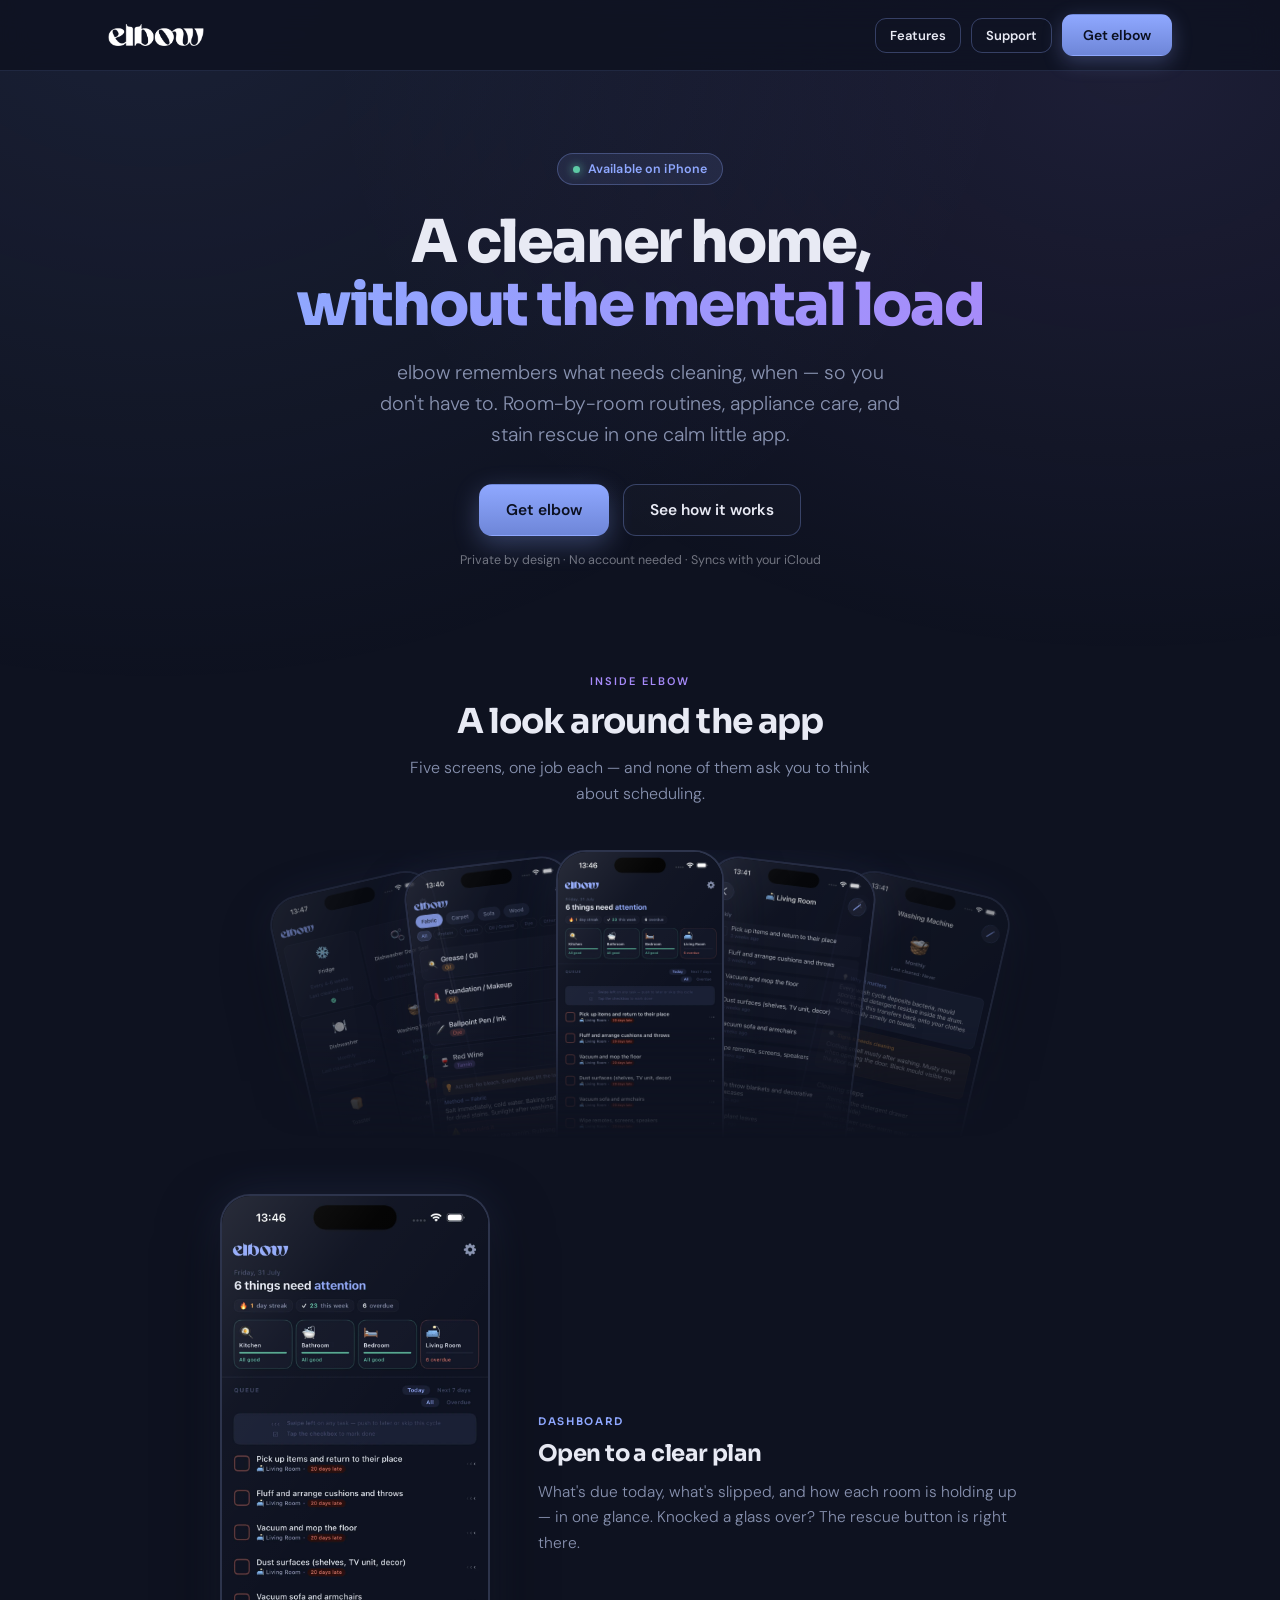
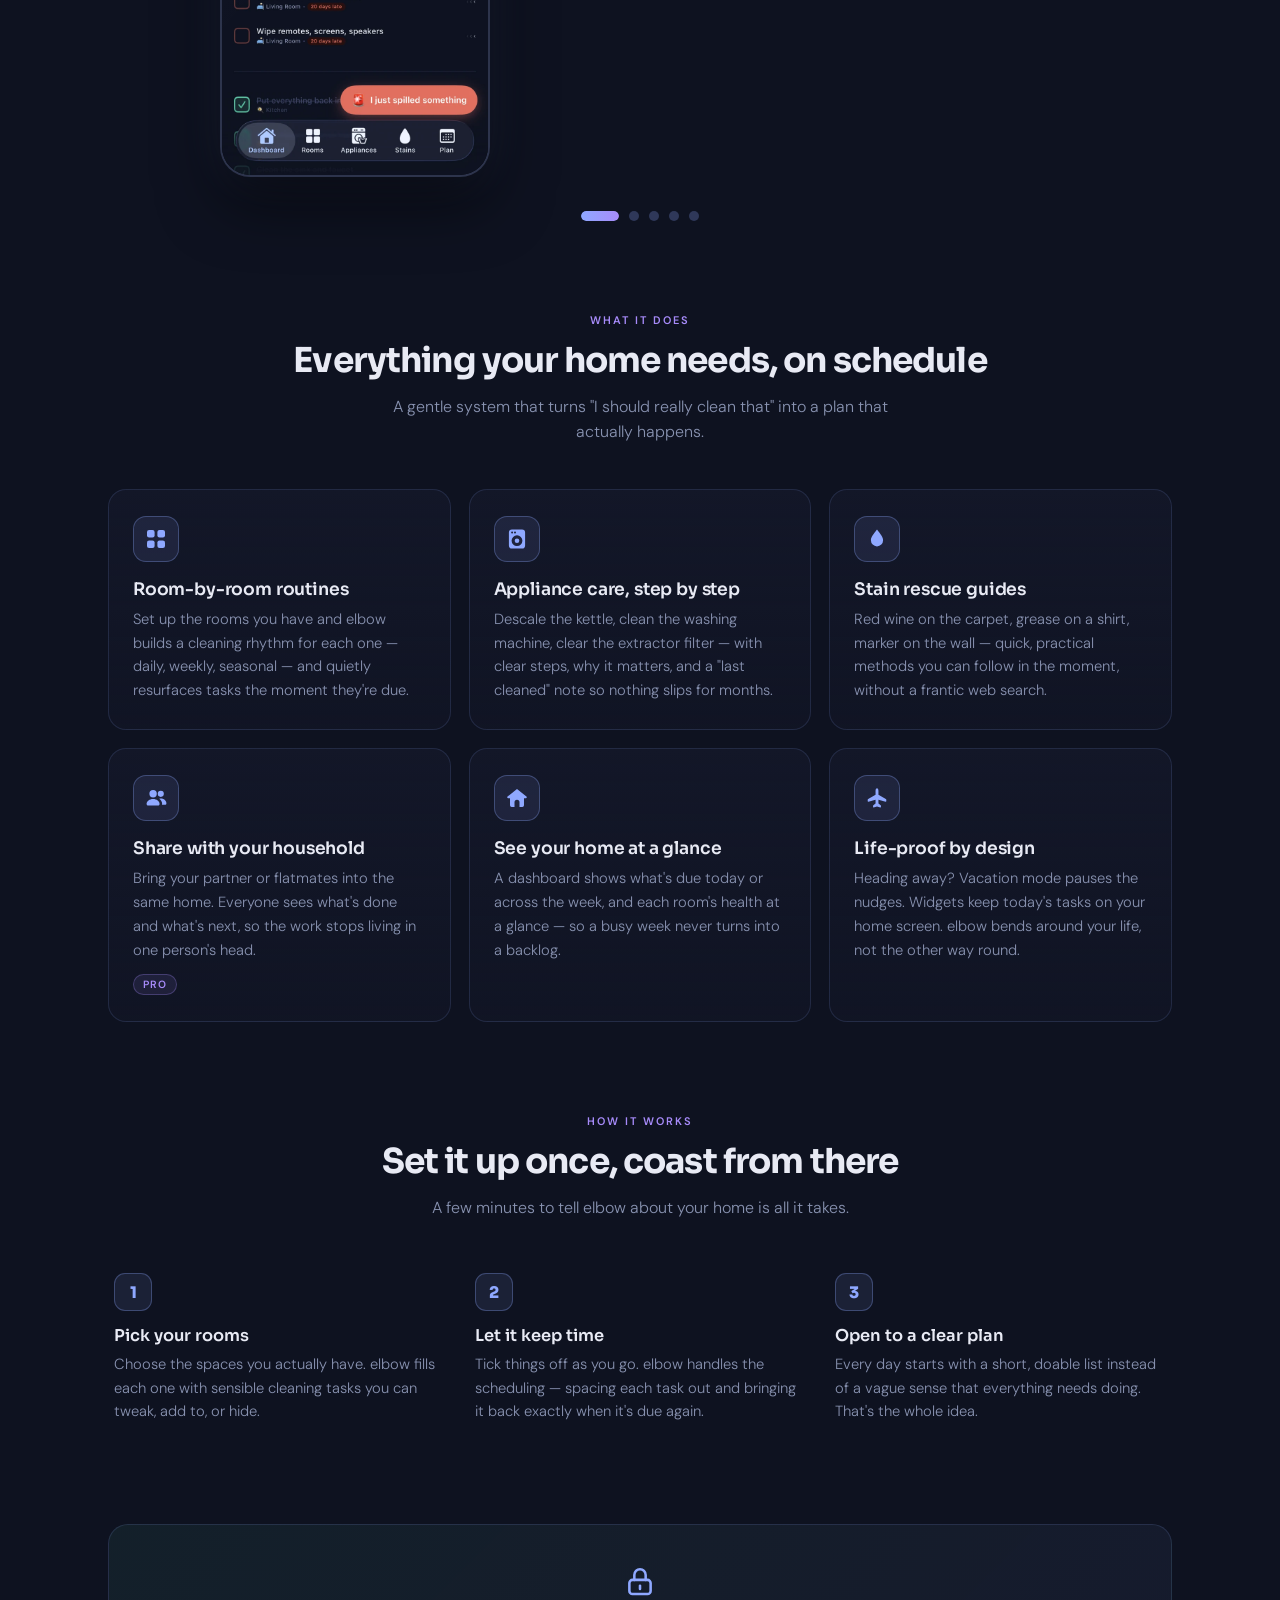
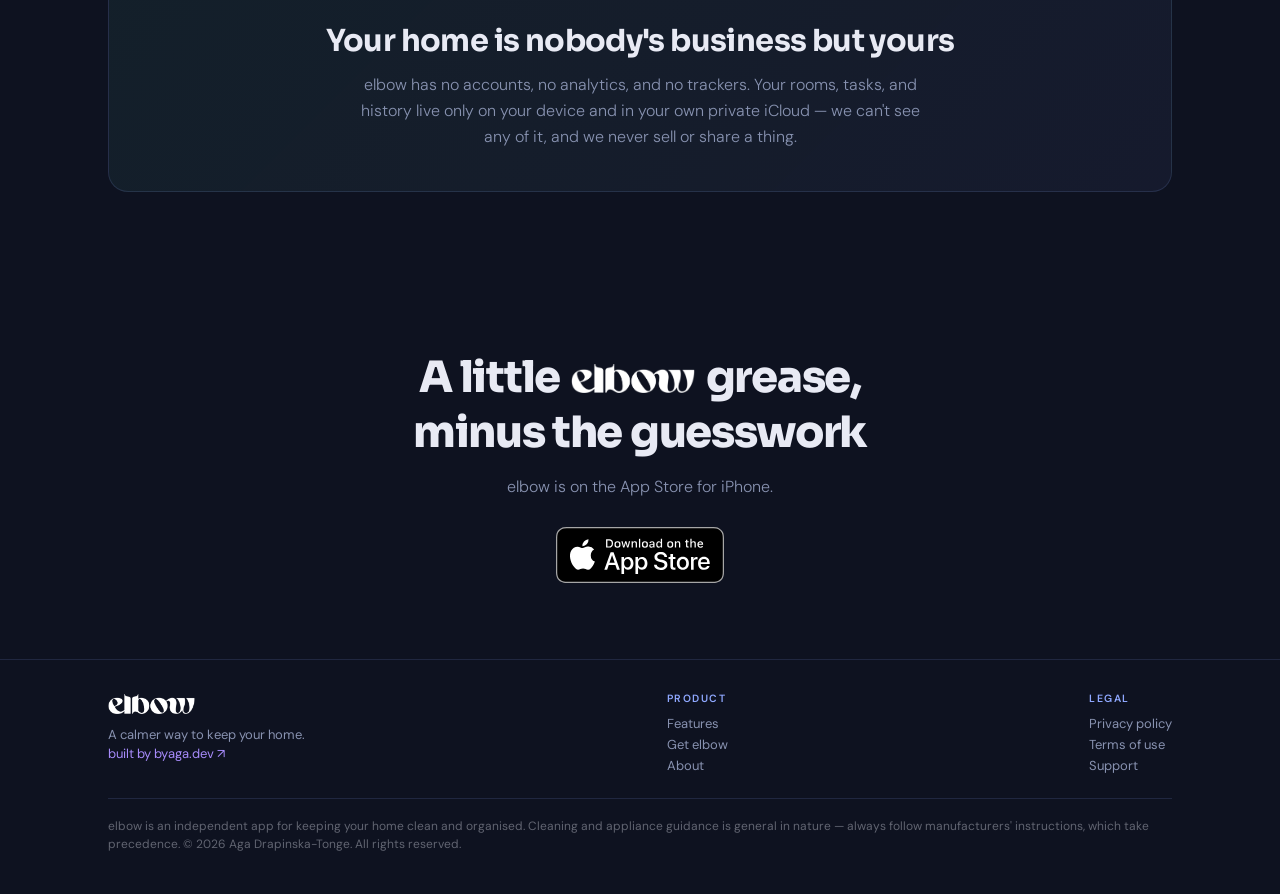
<file: index.html>
<!DOCTYPE html>
<html lang="en">
<head>
<meta charset="UTF-8">
<meta name="viewport" content="width=device-width, initial-scale=1.0">
<title>elbow — a cleaner home, without the mental load</title>
<meta name="description" content="elbow keeps your home clean room by room: smart cleaning routines, step-by-step appliance care, stain rescue guides, and household sharing. Private by design — your data stays in your iCloud.">
<link rel="canonical" href="https://elbow-app.com/">
<meta property="og:title" content="elbow — a cleaner home, without the mental load">
<meta property="og:description" content="Smart cleaning routines, appliance care, and stain guides that keep your whole home on track. Private by design.">
<meta property="og:url" content="https://elbow-app.com/">
<meta property="og:type" content="website">
<meta property="og:site_name" content="elbow">
<meta property="og:image" content="https://elbow-app.com/assets/og-image.png?v=2">
<meta property="og:image:width" content="1200">
<meta property="og:image:height" content="630">
<meta property="og:image:alt" content="elbow — a cleaner home, without the mental load. Three iPhone screens showing the daily plan, room routines and stain guides.">
<meta name="twitter:card" content="summary_large_image">
<meta name="theme-color" content="#0E1220">
<link rel="icon" href="/favicon.ico" sizes="any">
<link rel="icon" type="image/png" sizes="32x32" href="/favicon-32x32.png">
<link rel="icon" type="image/png" sizes="16x16" href="/favicon-16x16.png">
<link rel="apple-touch-icon" sizes="180x180" href="/apple-touch-icon.png">
<link rel="preconnect" href="https://fonts.googleapis.com">
<link rel="preconnect" href="https://fonts.gstatic.com" crossorigin>
<link href="https://fonts.googleapis.com/css2?family=Sora:wght@400;600;700;800&family=DM+Sans:wght@300;400;500;600&display=swap" rel="stylesheet">
<link rel="stylesheet" href="/assets/site.css">
<style>
  *, *::before, *::after { box-sizing: border-box; margin: 0; padding: 0; }
  html { scroll-behavior: smooth; }
  body {
    font-family: 'DM Sans', sans-serif;
    background: var(--bg); color: var(--text);
    min-height: 100vh; display: flex; flex-direction: column;
    position: relative; overflow-x: hidden;
    -webkit-font-smoothing: antialiased;
  }
  body::before {
    content: ''; position: fixed; inset: 0; pointer-events: none; z-index: 0;
    background:
      radial-gradient(ellipse at 12% -5%, rgba(143,168,255,0.10) 0%, transparent 55%),
      radial-gradient(ellipse at 88% 8%, rgba(167,139,250,0.10) 0%, transparent 50%);
  }
  .wrap { position: relative; z-index: 1; width: 100%; max-width: var(--site-maxw); margin: 0 auto; padding: 0 28px; }

  /* HERO */
  .hero { text-align: center; padding: 82px 0 60px; }
  .badge {
    display: inline-flex; align-items: center; gap: 8px;
    font-size: 12.5px; font-weight: 600; letter-spacing: .01em;
    color: var(--peri);
    background: rgba(143,168,255,.10);
    border: 1px solid var(--line-strong);
    padding: 7px 15px; border-radius: 999px; margin-bottom: 26px;
  }
  .badge .dot { width: 7px; height: 7px; border-radius: 50%; background: var(--green); box-shadow: 0 0 10px var(--green); }
  .hero h1 {
    font-family: 'Sora', sans-serif; font-weight: 800;
    font-size: clamp(2.1rem, 5.4vw, 3.7rem); line-height: 1.06;
    letter-spacing: -.035em; margin: 0 auto 20px; max-width: 15ch;
  }
  .hero h1 .grad {
    background: linear-gradient(120deg, var(--peri), var(--lav));
    -webkit-background-clip: text; background-clip: text; color: transparent;
  }
  .hero p.sub {
    font-size: clamp(1.02rem, 2vw, 1.22rem); font-weight: 300;
    color: var(--muted); max-width: 40ch; margin: 0 auto 34px; line-height: 1.6;
  }
  .cta-row { display: flex; gap: 14px; justify-content: center; align-items: center; flex-wrap: wrap; }
  .btn-lg {
    display: inline-flex; align-items: center; gap: 10px;
    font-family: inherit; font-weight: 600; font-size: 15.5px;
    padding: 15px 26px; border-radius: 13px; text-decoration: none; transition: .2s;
    border: 1px solid transparent; cursor: pointer;
  }
  .btn-primary {
    background: linear-gradient(180deg, var(--peri), var(--peri-dim)); color: #0b1020;
    box-shadow: 0 8px 26px rgba(143,168,255,.30);
  }
  .btn-primary:hover { transform: translateY(-2px); box-shadow: 0 12px 34px rgba(143,168,255,.42); }
  .btn-secondary { border-color: var(--line-strong); color: var(--text); background: rgba(255,255,255,.02); }
  .btn-secondary:hover { border-color: var(--peri); color: var(--peri); }
  .hero .fineprint { margin-top: 16px; font-size: 12.5px; color: var(--faint); }

  /* SECTION */
  section { position: relative; z-index: 1; padding: 46px 0; }
  .eyebrow {
    text-align: center; font-size: 11px; letter-spacing: .18em; text-transform: uppercase;
    color: var(--lav); font-weight: 600; margin-bottom: 12px;
  }
  .sec-title {
    text-align: center; font-family: 'Sora', sans-serif; font-weight: 700;
    font-size: clamp(1.5rem, 3.4vw, 2.15rem); letter-spacing: -.025em; margin-bottom: 12px;
  }
  .sec-lead { text-align: center; color: var(--muted); max-width: 46ch; margin: 0 auto 44px; font-weight: 300; line-height: 1.6; }

  /* FEATURE GRID */
  .features { display: grid; grid-template-columns: repeat(3, 1fr); gap: 18px; }
  .card {
    background: linear-gradient(180deg, var(--card), rgba(19,23,40,.55));
    border: 1px solid var(--line); border-radius: 18px; padding: 26px 24px;
    transition: transform .2s, border-color .2s;
  }
  .card:hover { transform: translateY(-3px); border-color: var(--line-strong); }
  .card .ico {
    width: 46px; height: 46px; border-radius: 13px; display: grid; place-items: center;
    font-size: 22px; margin-bottom: 16px; color: var(--peri);
    background: rgba(143,168,255,.10); border: 1px solid var(--line-strong);
  }
  .card h3 { font-family: 'Sora', sans-serif; font-size: 1.08rem; font-weight: 600; letter-spacing: -.01em; margin-bottom: 8px; }
  .card p { color: var(--muted); font-size: .92rem; line-height: 1.62; font-weight: 300; }
  .card .tag {
    display: inline-block; margin-top: 12px; font-size: 10.5px; font-weight: 600; letter-spacing: .08em; text-transform: uppercase;
    color: var(--lav); background: rgba(167,139,250,.10); border: 1px solid rgba(167,139,250,.28);
    padding: 3px 9px; border-radius: 999px;
  }

  /* STEPS */
  .steps { display: grid; grid-template-columns: repeat(3, 1fr); gap: 18px; counter-reset: step; }
  .step { padding: 8px 6px; }
  .step .n {
    font-family: 'Sora', sans-serif; font-weight: 800; font-size: 1rem;
    width: 38px; height: 38px; border-radius: 11px; display: grid; place-items: center; margin-bottom: 14px;
    color: var(--peri); background: rgba(143,168,255,.10); border: 1px solid var(--line-strong);
  }
  .step h3 { font-family: 'Sora', sans-serif; font-size: 1.02rem; font-weight: 600; margin-bottom: 7px; }
  .step p { color: var(--muted); font-size: .92rem; line-height: 1.6; font-weight: 300; }

  /* PRIVACY STRIP */
  .privacy-strip {
    background: linear-gradient(135deg, rgba(93,202,165,.08), rgba(143,168,255,.06));
    border: 1px solid var(--line); border-radius: 20px; padding: 40px 34px; text-align: center;
  }
  .privacy-strip .ico { font-size: 30px; margin-bottom: 14px; color: var(--peri); }
  .privacy-strip h2 { font-family: 'Sora', sans-serif; font-weight: 700; font-size: clamp(1.35rem, 3vw, 1.9rem); letter-spacing: -.02em; margin-bottom: 12px; }
  .privacy-strip p { color: var(--muted); max-width: 52ch; margin: 0 auto; font-weight: 300; line-height: 1.65; }

  /* FINAL CTA */
  .final-cta { text-align: center; padding: 66px 0 30px; }
  .final-cta h2 { font-family: 'Sora', sans-serif; font-weight: 800; font-size: clamp(1.8rem, 4vw, 2.7rem); letter-spacing: -.03em; margin-bottom: 16px; }
  .final-cta p { color: var(--muted); margin-bottom: 30px; font-weight: 300; }

  @media (max-width: 860px) {
    .features, .steps { grid-template-columns: 1fr 1fr; }
  }
  @media (max-width: 620px) {
    .features, .steps { grid-template-columns: 1fr; }
    .hero { padding: 60px 0 44px; }
    .wrap { padding: 0 20px; }
  }
  .card .ico svg { width: 24px; height: 24px; }
  .privacy-strip .ico svg { width: 34px; height: 34px; }

  /* ---------------------------------------------------------------
     INSIDE THE APP — fan showpiece + auto-advancing screen viewer
     --------------------------------------------------------------- */
  .inside-fan {
    position: relative; height: 300px; width: 100%; margin: 0 auto 44px;
    display: flex; align-items: flex-start; justify-content: center;
    overflow: hidden;       /* phones are taller than the fan — clip the spill */
    pointer-events: none;   /* decorative: never steal clicks from the controls */
  }
  /* Fade the clipped phones out with a mask, not a solid-colour gradient — the page
     background is a radial wash, so fading to a flat --bg leaves a visible seam. */
  .inside-fan {
    -webkit-mask-image:
      linear-gradient(180deg, #000 0%, #000 58%, transparent 96%),
      linear-gradient(90deg, transparent 0, #000 7%, #000 93%, transparent 100%);
            mask-image:
      linear-gradient(180deg, #000 0%, #000 58%, transparent 96%),
      linear-gradient(90deg, transparent 0, #000 7%, #000 93%, transparent 100%);
    -webkit-mask-composite: source-in;
            mask-composite: intersect;
  }
  .inside-fan .inside-ph { position: absolute; top: 0; width: 168px; }
  .inside-fan .f1 { transform: translateX(-260px) rotate(-13deg) translateY(30px); z-index: 1; opacity: .55; }
  .inside-fan .f2 { transform: translateX(-135px) rotate(-7deg)  translateY(12px); z-index: 2; opacity: .80; }
  .inside-fan .f3 { transform: translateX(0)      rotate(0deg);                    z-index: 3; }
  .inside-fan .f4 { transform: translateX(135px)  rotate(7deg)   translateY(12px); z-index: 2; opacity: .80; }
  .inside-fan .f5 { transform: translateX(260px)  rotate(13deg)  translateY(30px); z-index: 1; opacity: .55; }

  /* shared phone chrome */
  .inside-ph {
    position: relative; border-radius: 30px; background: #05070E;
    border: 2px solid rgba(160,182,255,.26);
    box-shadow: 0 26px 60px rgba(0,0,0,.55), 0 0 46px rgba(143,168,255,.12);
  }
  .inside-ph img { display: block; width: 100%; height: auto; border-radius: 28px; }
  .inside-ph::after {
    content: ''; position: absolute; inset: 0; border-radius: 28px; pointer-events: none;
    background: linear-gradient(128deg, rgba(255,255,255,.11) 0%, rgba(255,255,255,.02) 24%, transparent 50%);
  }

  /* viewer: phone + copy, all slides stacked in one grid cell so nothing jumps */
  .inside-view {
    display: grid; grid-template-columns: 270px 1fr; gap: 48px;
    align-items: center; max-width: 840px; margin: 0 auto 34px;
    /* pan-y: the browser keeps vertical scrolling, we take horizontal drags */
    touch-action: pan-y;
    cursor: grab; -webkit-user-select: none; user-select: none;
  }
  .inside-view.is-dragging { cursor: grabbing; }
  .inside-view img { -webkit-user-drag: none; }
  .inside-shots, .inside-copies { display: grid; }
  .inside-shots > *, .inside-copies > * { grid-area: 1 / 1; }
  .inside-shots .inside-ph { width: 270px; }

  .inside-slide {
    opacity: 0; visibility: hidden; transition: opacity .38s ease, visibility .38s;
  }
  .inside-slide.is-on { opacity: 1; visibility: visible; }

  .inside-label {
    display: block; font-family: 'Sora', sans-serif; font-size: 10.5px; font-weight: 600;
    letter-spacing: .16em; text-transform: uppercase; color: var(--peri); margin-bottom: 11px;
  }
  .inside-copies h3 {
    font-family: 'Sora', sans-serif; font-size: 1.42rem; font-weight: 700;
    letter-spacing: -.025em; margin-bottom: 12px;
  }
  .inside-copies p { color: var(--muted); font-size: .97rem; line-height: 1.65; font-weight: 300; max-width: 44ch; }

  /* dots — the active one is a pill that fills over the 15s dwell */
  .inside-dots { display: flex; gap: 10px; justify-content: center; align-items: center; }
  .inside-dot {
    position: relative; width: 10px; height: 10px; padding: 0; border: none; cursor: pointer;
    border-radius: 999px; background: rgba(143,168,255,.26); overflow: hidden;
    transition: width .34s cubic-bezier(.4,0,.2,1), background-color .24s;
    -webkit-appearance: none; appearance: none;
  }
  .inside-dot:hover { background: rgba(143,168,255,.52); }
  .inside-dot[aria-current="true"] { width: 38px; background: rgba(143,168,255,.24); }
  .inside-dot .fill {
    position: absolute; inset: 0; width: 0; border-radius: 999px;
    background: linear-gradient(90deg, var(--peri), var(--lav));
  }
  .inside-dot[aria-current="true"] .fill { animation: inside-fill 15s linear forwards; }
  .inside-dots[data-paused="true"] .fill { animation-play-state: paused; }
  @keyframes inside-fill { from { width: 0 } to { width: 100% } }

  @media (max-width: 860px) {
    .inside-fan { height: 232px; margin-bottom: 34px; }
    .inside-fan .inside-ph { width: 132px; }
    .inside-fan .f1, .inside-fan .f5 { display: none; }
    .inside-fan .f2 { transform: translateX(-104px) rotate(-8deg) translateY(14px); }
    .inside-fan .f4 { transform: translateX(104px)  rotate(8deg)  translateY(14px); }
    .inside-view { grid-template-columns: 1fr; justify-items: center; text-align: center; gap: 28px; }
    .inside-shots .inside-ph { width: 244px; }
    .inside-copies p { margin: 0 auto; }
  }

  @media (max-width: 400px) {
    .inside-fan { height: 200px; }
    .inside-fan .inside-ph { width: 108px; }
    .inside-fan .f2 { transform: translateX(-84px) rotate(-8deg) translateY(12px); }
    .inside-fan .f4 { transform: translateX(84px)  rotate(8deg)  translateY(12px); }
  }

  /* respect the OS setting: no crossfade, no auto-advance, no fill sweep */
  @media (prefers-reduced-motion: reduce) {
    .inside-slide { transition: none; }
    .inside-dot { transition: none; }
    .inside-dot[aria-current="true"] .fill { animation: none; width: 100%; }
  }

/* Apple's supplied badge artwork. Their guidelines require the official asset,
     used unaltered, with clear space of at least 1/4 its height around it, and a
     minimum height of 40px -- hence the padding and the 56px height here. */
  .appstore-badge {
    display: inline-flex; align-items: center;
    padding: 14px; margin: -14px;      /* clear space without shifting the row */
    border-radius: 12px; transition: transform .2s, opacity .2s;
  }
  .appstore-badge img { height: 56px; width: auto; display: block; }

  /* If Apple's artwork isn't in place yet, fall back to the old text button
     rather than rendering a broken image on the primary CTA. */
  .appstore-badge.is-fallback { padding: 0; margin: 0; }
  .appstore-badge.is-fallback img { display: none; }
  .appstore-badge.is-fallback::after {
    content: "Download on the App Store";
    display: inline-flex; align-items: center;
    font-family: inherit; font-weight: 600; font-size: 15.5px;
    padding: 15px 26px; border-radius: 13px;
    background: linear-gradient(180deg, var(--peri), var(--peri-dim)); color: #0b1020;
    box-shadow: 0 8px 26px rgba(143,168,255,.30);
  }
  .appstore-badge:hover { transform: translateY(-2px); }
  .appstore-badge:focus-visible { outline: 2px solid var(--peri); outline-offset: 2px; }
  @media (prefers-reduced-motion: reduce) { .appstore-badge { transition: none; } }
  .final-cta h2 .wm-inline { height: 0.66em; width: auto; vertical-align: -0.02em; margin: 0 .07em; }
</style>
</head>
<body>

<nav class="site-nav has-menu" id="siteNav">
  <div class="site-nav-in">
    <a href="/" class="logo"><img src="/assets/logo-wordmark.png" alt="elbow"></a>
    <div class="spacer"></div>
    <div class="nav-links" id="navLinks">
      <a href="#features" class="btn btn-ghost btn-sm">Features</a>
      <a href="/support/" class="btn btn-ghost btn-sm">Support</a>
      <a href="#get" class="btn btn-accent">Get elbow</a>
    </div>
    <button class="nav-toggle" id="navToggle" type="button"
            aria-expanded="false" aria-controls="navLinks" aria-label="Open menu">
      <span class="bars" aria-hidden="true"><i></i><i></i><i></i></span>
    </button>
  </div>
</nav>

<div class="wrap">
  <header class="hero">
    <span class="badge"><span class="dot"></span> Available on iPhone</span>
    <h1>A cleaner home, <span class="grad">without the mental load</span></h1>
    <p class="sub">elbow remembers what needs cleaning, when — so you don't have to. Room-by-room routines, appliance care, and stain rescue in one calm little app.</p>
    <div class="cta-row">
      <a href="#get" class="btn-lg btn-primary">Get elbow </a>
      <a href="#features" class="btn-lg btn-secondary">See how it works</a>
    </div>
    <p class="fineprint">Private by design · No account needed · Syncs with your iCloud</p>
  </header>
</div>

<section id="inside">
  <div class="wrap">
    <p class="eyebrow">Inside elbow</p>
    <h2 class="sec-title">A look around the app</h2>
    <p class="sec-lead">Five screens, one job each — and none of them ask you to think about scheduling.</p>
  </div>

  <!-- Outside .wrap on purpose: the fan is wider than the 1120px content column,
       so keeping it inside meant the outer phones were guillotined at the
       container edge. Full section width gives it room. -->
  <div class="inside-fan" aria-hidden="true">
    <div class="inside-ph f1"><img src="/assets/screen-appliances.webp" alt="" width="760" height="1652" decoding="async"></div>
    <div class="inside-ph f2"><img src="/assets/screen-stains.webp" alt="" width="760" height="1652" decoding="async"></div>
    <div class="inside-ph f3"><img src="/assets/screen-dashboard.webp" alt="" width="760" height="1652" decoding="async"></div>
    <div class="inside-ph f4"><img src="/assets/screen-rooms.webp" alt="" width="760" height="1652" decoding="async"></div>
    <div class="inside-ph f5"><img src="/assets/screen-appliance.webp" alt="" width="760" height="1652" decoding="async"></div>
  </div>

  <div class="wrap">
    <div class="inside-view">
      <div class="inside-shots">
        <div class="inside-slide is-on" data-slide="0"><div class="inside-ph"><img src="/assets/screen-dashboard.webp" alt="The elbow dashboard, showing today's tasks and the health of each room" width="760" height="1652" decoding="async"></div></div>
        <div class="inside-slide" data-slide="1"><div class="inside-ph"><img src="/assets/screen-rooms.webp" alt="A living room task list, grouped into weekly, monthly and seasonal jobs" width="760" height="1652" decoding="async"></div></div>
        <div class="inside-slide" data-slide="2"><div class="inside-ph"><img src="/assets/screen-appliance.webp" alt="A washing machine care guide with numbered cleaning steps" width="760" height="1652" decoding="async"></div></div>
        <div class="inside-slide" data-slide="3"><div class="inside-ph"><img src="/assets/screen-stains.webp" alt="The stain guide, with a red wine method and a list of what ruins it" width="760" height="1652" decoding="async"></div></div>
        <div class="inside-slide" data-slide="4"><div class="inside-ph"><img src="/assets/screen-appliances.webp" alt="A grid of household appliances, each with its cleaning frequency" width="760" height="1652" decoding="async"></div></div>
      </div>
      <div class="inside-copies">
        <div class="inside-slide is-on" data-slide="0"><span class="inside-label">Dashboard</span><h3>Open to a clear plan</h3><p>What's due today, what's slipped, and how each room is holding up — in one glance. Knocked a glass over? The rescue button is right there.</p></div>
        <div class="inside-slide" data-slide="1"><span class="inside-label">Rooms</span><h3>A rhythm for every room</h3><p>Weekly, monthly and seasonal tasks per space. Tick one off and elbow quietly spaces it out again — no reminders to set, no lists to rewrite.</p></div>
        <div class="inside-slide" data-slide="2"><span class="inside-label">Appliance care</span><h3>The jobs nobody remembers</h3><p>Filters, seals, descaling. Proper steps, why it matters, and what goes wrong if you skip it — plus a &ldquo;last cleaned&rdquo; date so months stop slipping by.</p></div>
        <div class="inside-slide" data-slide="3"><span class="inside-label">Stain rescue</span><h3>Before it sets in</h3><p>Filter by surface and stain type for the method that works in the moment — and, just as usefully, the mistakes that make it permanent.</p></div>
        <div class="inside-slide" data-slide="4"><span class="inside-label">Every appliance</span><h3>Nothing quietly rotting</h3><p>Every appliance in one grid with its own schedule, so the washing machine you last cleaned &ldquo;sometime last year&rdquo; stops being a mystery.</p></div>
      </div>
    </div>

    <div class="inside-dots" role="group" aria-label="Choose an app screen">
      <button class="inside-dot" type="button" aria-current="true" data-i="0" aria-label="Show Dashboard"><span class="fill"></span></button>
      <button class="inside-dot" type="button" aria-current="false" data-i="1" aria-label="Show Rooms"><span class="fill"></span></button>
      <button class="inside-dot" type="button" aria-current="false" data-i="2" aria-label="Show Appliance care"><span class="fill"></span></button>
      <button class="inside-dot" type="button" aria-current="false" data-i="3" aria-label="Show Stain rescue"><span class="fill"></span></button>
      <button class="inside-dot" type="button" aria-current="false" data-i="4" aria-label="Show Every appliance"><span class="fill"></span></button>
    </div>
  </div>
</section>

<section id="features">
  <div class="wrap">
    <p class="eyebrow">What it does</p>
    <h2 class="sec-title">Everything your home needs, on schedule</h2>
    <p class="sec-lead">A gentle system that turns "I should really clean that" into a plan that actually happens.</p>
    <div class="features">
      <div class="card">
        <div class="ico"><svg viewBox="0 0 24 24" fill="currentColor" aria-hidden="true"><rect x="3" y="3" width="7.6" height="7.6" rx="2.1"/><rect x="13.4" y="3" width="7.6" height="7.6" rx="2.1"/><rect x="3" y="13.4" width="7.6" height="7.6" rx="2.1"/><rect x="13.4" y="13.4" width="7.6" height="7.6" rx="2.1"/></svg></div>
        <h3>Room-by-room routines</h3>
        <p>Set up the rooms you have and elbow builds a cleaning rhythm for each one — daily, weekly, seasonal — and quietly resurfaces tasks the moment they're due.</p>
      </div>
      <div class="card">
        <div class="ico"><svg viewBox="0 0 24 24" fill="currentColor" aria-hidden="true"><path fill-rule="evenodd" clip-rule="evenodd" d="M7 2.4h10a3.1 3.1 0 0 1 3.1 3.1v13a3.1 3.1 0 0 1-3.1 3.1H7a3.1 3.1 0 0 1-3.1-3.1v-13A3.1 3.1 0 0 1 7 2.4Zm5 5.9a5.4 5.4 0 1 0 0 10.8 5.4 5.4 0 0 0 0-10.8ZM7.1 4.5a1 1 0 1 0 0 2 1 1 0 0 0 0-2Zm2.9 0a1 1 0 1 0 0 2 1 1 0 0 0 0-2Z"/><circle cx="12" cy="13.7" r="2.3"/></svg></div>
        <h3>Appliance care, step by step</h3>
        <p>Descale the kettle, clean the washing machine, clear the extractor filter — with clear steps, why it matters, and a "last cleaned" note so nothing slips for months.</p>
      </div>
      <div class="card">
        <div class="ico"><svg viewBox="0 0 24 24" fill="currentColor" aria-hidden="true"><path d="M12 2.6c3.7 4.7 6.1 7.8 6.1 10.7a6.1 6.1 0 1 1-12.2 0c0-2.9 2.4-6 6.1-10.7Z"/></svg></div>
        <h3>Stain rescue guides</h3>
        <p>Red wine on the carpet, grease on a shirt, marker on the wall — quick, practical methods you can follow in the moment, without a frantic web search.</p>
      </div>
      <div class="card">
        <div class="ico"><svg viewBox="0 0 24 24" fill="currentColor" aria-hidden="true"><path d="M9.1 11.5a3.7 3.7 0 1 0 0-7.4 3.7 3.7 0 0 0 0 7.4Zm0 1.5c-3.6 0-6.5 2.3-6.5 5.1 0 .9.6 1.5 1.5 1.5h10c.9 0 1.5-.6 1.5-1.5 0-2.8-2.9-5.1-6.5-5.1Z"/><path d="M16.8 10.9a3.05 3.05 0 1 0 0-6.1 3.05 3.05 0 0 0 0 6.1Zm.2 1.7c-.6 0-1.2.1-1.8.2 1.8 1.2 2.9 2.9 2.9 4.8 0 .4 0 .8-.2 1.1h3.1c.9 0 1.4-.5 1.4-1.3 0-2.6-2.4-4.8-5.4-4.8Z"/></svg></div>
        <h3>Share with your household</h3>
        <p>Bring your partner or flatmates into the same home. Everyone sees what's done and what's next, so the work stops living in one person's head.</p>
        <span class="tag">Pro</span>
      </div>
      <div class="card">
        <div class="ico"><svg viewBox="0 0 24 24" fill="currentColor" aria-hidden="true"><path d="M12 3 2.6 10.5a1 1 0 0 0 .6 1.8H5v7a1.7 1.7 0 0 0 1.7 1.7h2.8v-4.7a2.5 2.5 0 0 1 5 0V21h2.8a1.7 1.7 0 0 0 1.7-1.7v-7h1.8a1 1 0 0 0 .6-1.8L12 3Z"/></svg></div>
        <h3>See your home at a glance</h3>
        <p>A dashboard shows what's due today or across the week, and each room's health at a glance — so a busy week never turns into a backlog.</p>
      </div>
      <div class="card">
        <div class="ico"><svg viewBox="0 0 24 24" fill="currentColor" aria-hidden="true"><path d="M12 2.2c.85 0 1.45 1.15 1.45 2.7v3.85l7.35 4.3c.3.18.5.5.5.85v1.45c0 .35-.32.6-.68.5l-7.17-2.15v3.9l2.2 1.6c.2.15.3.35.3.6v1.15c0 .3-.28.52-.58.44L12 20.45l-3.37.94c-.3.08-.58-.14-.58-.44V19.8c0-.25.1-.45.3-.6l2.2-1.6v-3.9l-7.17 2.15c-.36.1-.68-.15-.68-.5V13.9c0-.35.2-.67.5-.85l7.35-4.3V4.9c0-1.55.6-2.7 1.45-2.7Z"/></svg></div>
        <h3>Life-proof by design</h3>
        <p>Heading away? Vacation mode pauses the nudges. Widgets keep today's tasks on your home screen. elbow bends around your life, not the other way round.</p>
      </div>
    </div>
  </div>
</section>

<section>
  <div class="wrap">
    <p class="eyebrow">How it works</p>
    <h2 class="sec-title">Set it up once, coast from there</h2>
    <p class="sec-lead">A few minutes to tell elbow about your home is all it takes.</p>
    <div class="steps">
      <div class="step">
        <div class="n">1</div>
        <h3>Pick your rooms</h3>
        <p>Choose the spaces you actually have. elbow fills each one with sensible cleaning tasks you can tweak, add to, or hide.</p>
      </div>
      <div class="step">
        <div class="n">2</div>
        <h3>Let it keep time</h3>
        <p>Tick things off as you go. elbow handles the scheduling — spacing each task out and bringing it back exactly when it's due again.</p>
      </div>
      <div class="step">
        <div class="n">3</div>
        <h3>Open to a clear plan</h3>
        <p>Every day starts with a short, doable list instead of a vague sense that everything needs doing. That's the whole idea.</p>
      </div>
    </div>
  </div>
</section>

<section>
  <div class="wrap">
    <div class="privacy-strip">
      <div class="ico"><svg viewBox="0 0 24 24" fill="none" stroke="currentColor" stroke-width="1.8" stroke-linecap="round" stroke-linejoin="round"><rect x="4.5" y="10.5" width="15" height="10" rx="2.2"/><path d="M8 10.5V7a4 4 0 0 1 8 0v3.5"/><path d="M12 14.6v2.4"/></svg></div>
      <h2>Your home is nobody's business but yours</h2>
      <p>elbow has no accounts, no analytics, and no trackers. Your rooms, tasks, and history live only on your device and in your own private iCloud — we can't see any of it, and we never sell or share a thing.</p>
    </div>
  </div>
</section>

<section id="get">
  <div class="wrap">
    <div class="final-cta">
      <h2>A little <img class="wm-inline" src="/assets/logo-wordmark.png" alt="elbow"> grease,<br>minus the guesswork</h2>
      <p>elbow is on the App Store for iPhone.</p>
      <div class="cta-row">
        <a href="https://apps.apple.com/gb/app/elbow/id6796699431" class="appstore-badge">
          <img src="/assets/app-store-badge.svg" alt="Download elbow on the App Store" height="56"
               onerror="this.closest('.appstore-badge').classList.add('is-fallback')">
        </a>
      </div>
    </div>
  </div>
</section>

<footer class="site-footer">
  <div class="site-footer-in">
    <div class="fgrid">
      <div>
        <a href="/" class="flogo"><img src="/assets/logo-wordmark.png" alt="elbow"></a>
        <div class="built">A calmer way to keep your home.</div>
        <div class="built"><a href="https://byaga.dev" target="_blank" rel="noopener">built by byaga.dev ↗</a></div>
      </div>
      <div>
        <h5>Product</h5>
        <a href="/#features">Features</a>
        <a href="/#get">Get elbow</a>
        <a href="/about/">About</a>
      </div>
      <div>
        <h5>Legal</h5>
        <a href="/privacy/">Privacy policy</a>
        <a href="/terms/">Terms of use</a>
        <a href="/support/">Support</a>
      </div>
    </div>
    <p class="disc">elbow is an independent app for keeping your home clean and organised. Cleaning and appliance guidance is general in nature — always follow manufacturers' instructions, which take precedence. © 2026 Aga Drapinska-Tonge. All rights reserved.</p>
  </div>
</footer>

<script>
/* Inside-the-app viewer: dots, 15s auto-advance, keyboard + hover pause. */
(function () {
  var root  = document.getElementById('inside');
  if (!root) return;
  var dotsEl = root.querySelector('.inside-dots');
  var dots   = Array.prototype.slice.call(root.querySelectorAll('.inside-dot'));
  var slides = Array.prototype.slice.call(root.querySelectorAll('.inside-slide'));
  if (dots.length < 2) return;

  /* There are TWO .inside-slide elements per screen -- one phone, one copy block --
     so slides.length is 2x the number of screens. Wrap on the dot count, never on
     slides.length: doing that let the index run past the last screen into indexes
     no slide answers to, and the viewer went blank. */
  var COUNT = dots.length;

  var DWELL = 15000;
  var index = 0, timer = null, visible = true;
  var hoverHeld = false, focusHeld = false;

  function paint(i) {
    index = i;
    slides.forEach(function (s) { s.classList.toggle('is-on', +s.dataset.slide === i); });
    dots.forEach(function (d, n) {
      d.setAttribute('aria-current', n === i ? 'true' : 'false');
      if (n === i) {                       // restart the fill sweep from zero
        var f = d.querySelector('.fill');
        f.style.animation = 'none'; void f.offsetWidth; f.style.animation = '';
      }
    });
  }

  function stop()  { if (timer) { clearInterval(timer); timer = null; } }
  function start() {
    stop();
    if (hoverHeld || focusHeld || !visible) return;
    timer = setInterval(function () { paint((index + 1) % COUNT); }, DWELL);
  }
  function sync() {
    var paused = hoverHeld || focusHeld;
    dotsEl.setAttribute('data-paused', paused ? 'true' : 'false');
    paused ? stop() : start();
  }

  function go(i) { paint(i); sync(); }   // a click restarts the clock on the new slide

  dots.forEach(function (d, n) {
    d.addEventListener('click', function () { go(n); });
    d.addEventListener('keydown', function (e) {
      var next = null;
      if (e.key === 'ArrowRight') next = (n + 1) % dots.length;
      if (e.key === 'ArrowLeft')  next = (n - 1 + dots.length) % dots.length;
      if (next === null) return;
      e.preventDefault(); dots[next].focus(); go(next);
    });
  });

  /* Hover-pause is bound to the DOTS only, on purpose. Binding it to the whole
     section read as tidier but broke the feature outright: #inside is a
     full-width band taller than the viewport, so a cursor resting anywhere
     mid-screen -- the normal resting position -- held it paused forever and it
     never advanced once. The dots are the control surface; hovering them means
     you intend to drive it yourself. */
  dotsEl.addEventListener('mouseenter', function () { hoverHeld = true;  sync(); });
  dotsEl.addEventListener('mouseleave', function () { hoverHeld = false; sync(); });

  /* Pause for keyboard focus only. A mouse click also focuses the dot, and
     latching on that would stop the carousel for good the first time it's used. */
  root.addEventListener('focusin', function (e) {
    var kb = false;
    try { kb = e.target.matches(':focus-visible'); } catch (err) { kb = true; }
    if (kb) { focusHeld = true; sync(); }
  });
  root.addEventListener('focusout', function () { focusHeld = false; sync(); });

  /* Don't cycle while off-screen. threshold 0 (any sliver visible), NOT a
     fraction: the section is taller than the viewport, so its visible *ratio*
     is capped at viewport/section height and a 0.25 threshold sits close
     enough to that cap to fail on short windows and on phones. */
  if ('IntersectionObserver' in window) {
    new IntersectionObserver(function (entries) {
      visible = entries[0].isIntersecting;
      sync();
    }, { threshold: 0 }).observe(root);
  }
  document.addEventListener('visibilitychange', function () {
    document.hidden ? stop() : sync();
  });

  /* Swipe on touch, click-drag on desktop -- one pointer-event path covers both.
     A gesture is only claimed once horizontal movement clearly beats vertical, so
     a finger travelling down the page still scrolls it (see touch-action: pan-y). */
  var view = root.querySelector('.inside-view');
  if (view && window.PointerEvent) {
    var THRESHOLD = 45, startX = 0, startY = 0, axis = null, down = false;

    view.addEventListener('pointerdown', function (e) {
      if (e.button != null && e.button !== 0) return;
      down = true; axis = null; startX = e.clientX; startY = e.clientY;
      hoverHeld = true; sync();                 // hold the clock for the gesture
    });

    view.addEventListener('pointermove', function (e) {
      if (!down || axis) return;
      var dx = Math.abs(e.clientX - startX), dy = Math.abs(e.clientY - startY);
      if (dx < 8 && dy < 8) return;
      axis = dx > dy ? 'x' : 'y';
      if (axis === 'x') view.classList.add('is-dragging');
    });

    function release(e) {
      if (!down) return;
      down = false; view.classList.remove('is-dragging');
      if (axis === 'x') {
        var dx = e.clientX - startX;
        if (Math.abs(dx) >= THRESHOLD) {
          paint(dx < 0 ? (index + 1) % COUNT
                       : (index - 1 + COUNT) % COUNT);
        }
      }
      axis = null; hoverHeld = false; sync();
    }
    view.addEventListener('pointerup', release);
    view.addEventListener('pointercancel', release);
    view.addEventListener('pointerleave', release);
  }

  /* Note: reduced-motion is handled in CSS (instant swap, no fill sweep) rather
     than by stopping the rotation. The setting is about vestibular triggers from
     animation, not about content changing -- so the section still advances. */
  start();
})();
</script>

<script>
/* Mobile menu. Landing page only -- the sub-page navs already fit at 390px. */
(function () {
  var nav = document.getElementById('siteNav');
  var btn = document.getElementById('navToggle');
  var panel = document.getElementById('navLinks');
  if (!nav || !btn || !panel) return;

  function isOpen() { return btn.getAttribute('aria-expanded') === 'true'; }
  function setOpen(open) {
    nav.classList.toggle('is-open', open);
    btn.setAttribute('aria-expanded', String(open));
    btn.setAttribute('aria-label', open ? 'Close menu' : 'Open menu');
  }

  btn.addEventListener('click', function (e) { e.stopPropagation(); setOpen(!isOpen()); });
  panel.addEventListener('click', function (e) { if (e.target.closest('a')) setOpen(false); });
  document.addEventListener('keydown', function (e) {
    if (e.key === 'Escape' && isOpen()) { setOpen(false); btn.focus(); }
  });
  document.addEventListener('click', function (e) {
    if (isOpen() && !nav.contains(e.target)) setOpen(false);
  });
  window.addEventListener('resize', function () {
    if (window.innerWidth > 700 && isOpen()) setOpen(false);
  });
})();
</script>

</body>
</html>
</file>
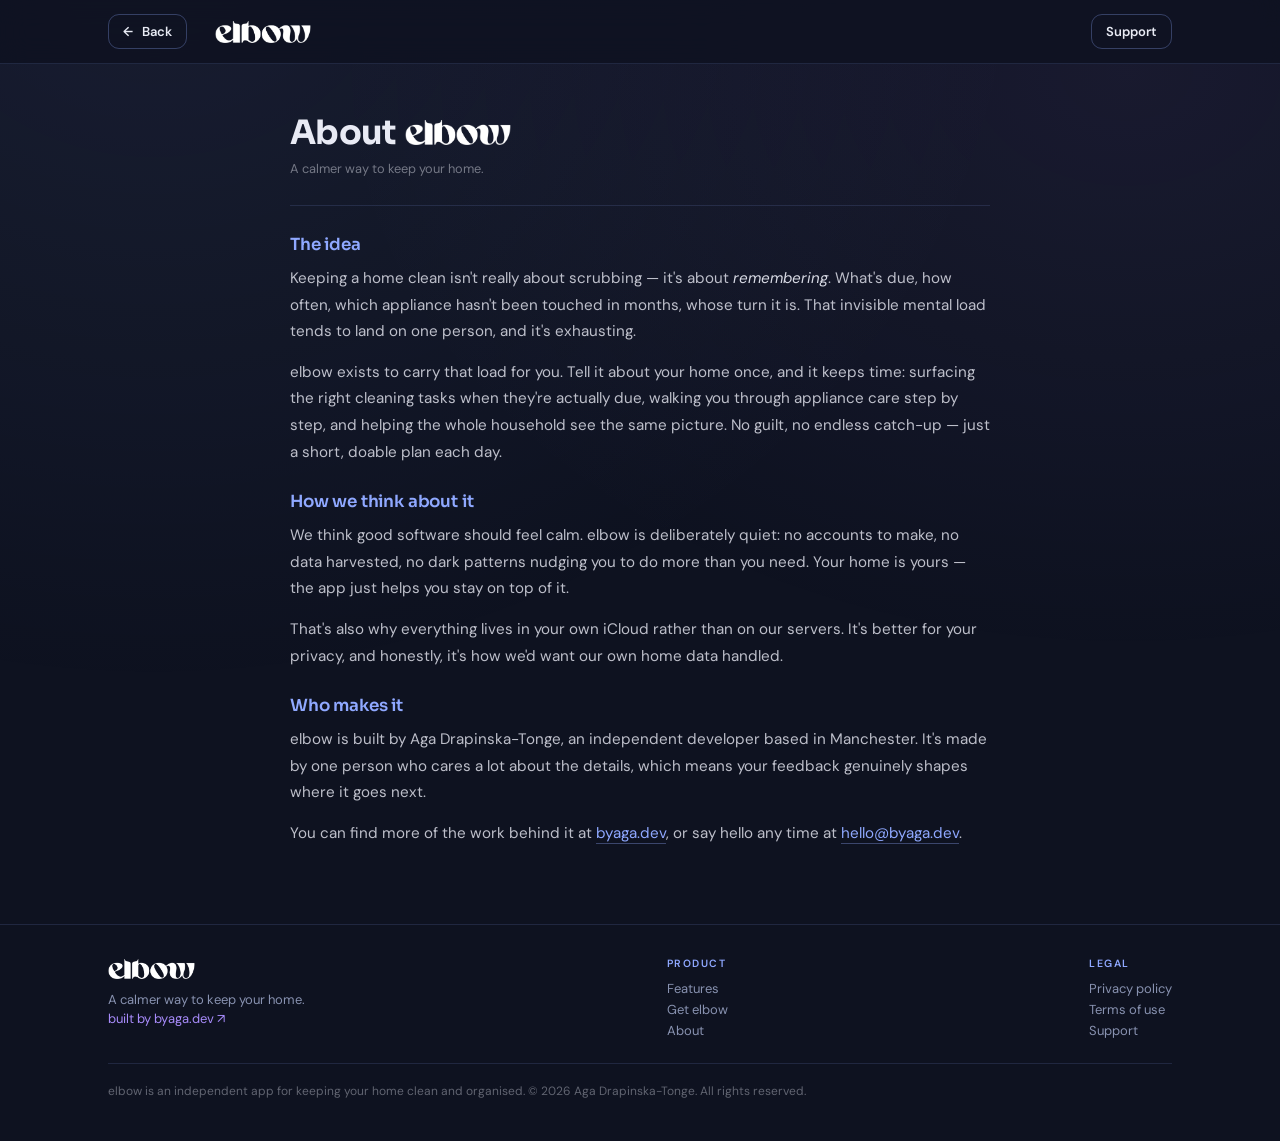
<file: about/index.html>
<!DOCTYPE html>
<html lang="en">
<head>
<meta charset="UTF-8">
<meta name="viewport" content="width=device-width, initial-scale=1.0">
<title>About — elbow</title>
<meta name="description" content="About elbow — a calmer way to keep your home clean, made by Aga Drapinska-Tonge in Manchester.">
<link rel="canonical" href="https://elbow-app.com/about/">
<meta property="og:title" content="About — elbow">
<meta property="og:description" content="A calmer way to keep your home clean, made by an independent developer in Manchester.">
<meta property="og:url" content="https://elbow-app.com/about/">
<meta property="og:type" content="website">
<meta property="og:site_name" content="elbow">
<meta property="og:image" content="https://elbow-app.com/assets/og-image.png">
<meta name="twitter:card" content="summary_large_image">
<meta name="theme-color" content="#0E1220">
<link rel="icon" href="/favicon.ico" sizes="any">
<link rel="icon" type="image/png" sizes="32x32" href="/favicon-32x32.png">
<link rel="apple-touch-icon" sizes="180x180" href="/apple-touch-icon.png">
<link rel="preconnect" href="https://fonts.googleapis.com">
<link rel="preconnect" href="https://fonts.gstatic.com" crossorigin>
<link href="https://fonts.googleapis.com/css2?family=Sora:wght@400;600;700;800&family=DM+Sans:wght@300;400;500&display=swap" rel="stylesheet">
<link rel="stylesheet" href="/assets/site.css">
<style>
  *, *::before, *::after { box-sizing: border-box; margin: 0; padding: 0; }
  html { scroll-behavior: smooth; }
  body {
    font-family: 'DM Sans', sans-serif; background: var(--bg); color: var(--text);
    min-height: 100vh; display: flex; flex-direction: column;
    position: relative; overflow-x: hidden; -webkit-font-smoothing: antialiased;
  }
  body::before {
    content: ''; position: fixed; inset: 0; pointer-events: none; z-index: 0;
    background:
      radial-gradient(ellipse at 12% -5%, rgba(143,168,255,0.08) 0%, transparent 55%),
      radial-gradient(ellipse at 88% 8%, rgba(167,139,250,0.07) 0%, transparent 50%);
  }
</style>
</head>
<body>

<nav class="site-nav">
  <div class="site-nav-in">
    <a href="/" class="btn btn-ghost btn-sm"><span class="arrow">←</span> Back</a>
    <a href="/" class="logo"><img src="/assets/logo-wordmark.png" alt="elbow"></a>
    <div class="spacer"></div>
    <a href="/support/" class="btn btn-ghost btn-sm">Support</a>
  </div>
</nav>

<main class="page">
  <h1>About <img class="wm-inline" src="/assets/logo-wordmark.png" alt="elbow"></h1>
  <span class="updated">A calmer way to keep your home.</span>
  <hr>

  <h2>The idea</h2>
  <p>Keeping a home clean isn't really about scrubbing — it's about <em>remembering</em>. What's due, how often, which appliance hasn't been touched in months, whose turn it is. That invisible mental load tends to land on one person, and it's exhausting.</p>
  <p>elbow exists to carry that load for you. Tell it about your home once, and it keeps time: surfacing the right cleaning tasks when they're actually due, walking you through appliance care step by step, and helping the whole household see the same picture. No guilt, no endless catch-up — just a short, doable plan each day.</p>

  <h2>How we think about it</h2>
  <p>We think good software should feel calm. elbow is deliberately quiet: no accounts to make, no data harvested, no dark patterns nudging you to do more than you need. Your home is yours — the app just helps you stay on top of it.</p>
  <p>That's also why everything lives in your own iCloud rather than on our servers. It's better for your privacy, and honestly, it's how we'd want our own home data handled.</p>

  <h2>Who makes it</h2>
  <p>elbow is built by Aga Drapinska-Tonge, an independent developer based in Manchester. It's made by one person who cares a lot about the details, which means your feedback genuinely shapes where it goes next.</p>
  <p>You can find more of the work behind it at <a href="https://byaga.dev" target="_blank" rel="noopener">byaga.dev</a>, or say hello any time at <a href="mailto:hello@byaga.dev">hello@byaga.dev</a>.</p>
</main>

<footer class="site-footer">
  <div class="site-footer-in">
    <div class="fgrid">
      <div>
        <a href="/" class="flogo"><img src="/assets/logo-wordmark.png" alt="elbow"></a>
        <div class="built">A calmer way to keep your home.</div>
        <div class="built"><a href="https://byaga.dev" target="_blank" rel="noopener">built by byaga.dev ↗</a></div>
      </div>
      <div>
        <h5>Product</h5>
        <a href="/#features">Features</a>
        <a href="/#get">Get elbow</a>
        <a href="/about/">About</a>
      </div>
      <div>
        <h5>Legal</h5>
        <a href="/privacy/">Privacy policy</a>
        <a href="/terms/">Terms of use</a>
        <a href="/support/">Support</a>
      </div>
    </div>
    <p class="disc">elbow is an independent app for keeping your home clean and organised. © 2026 Aga Drapinska-Tonge. All rights reserved.</p>
  </div>
</footer>

</body>
</html>
</file>
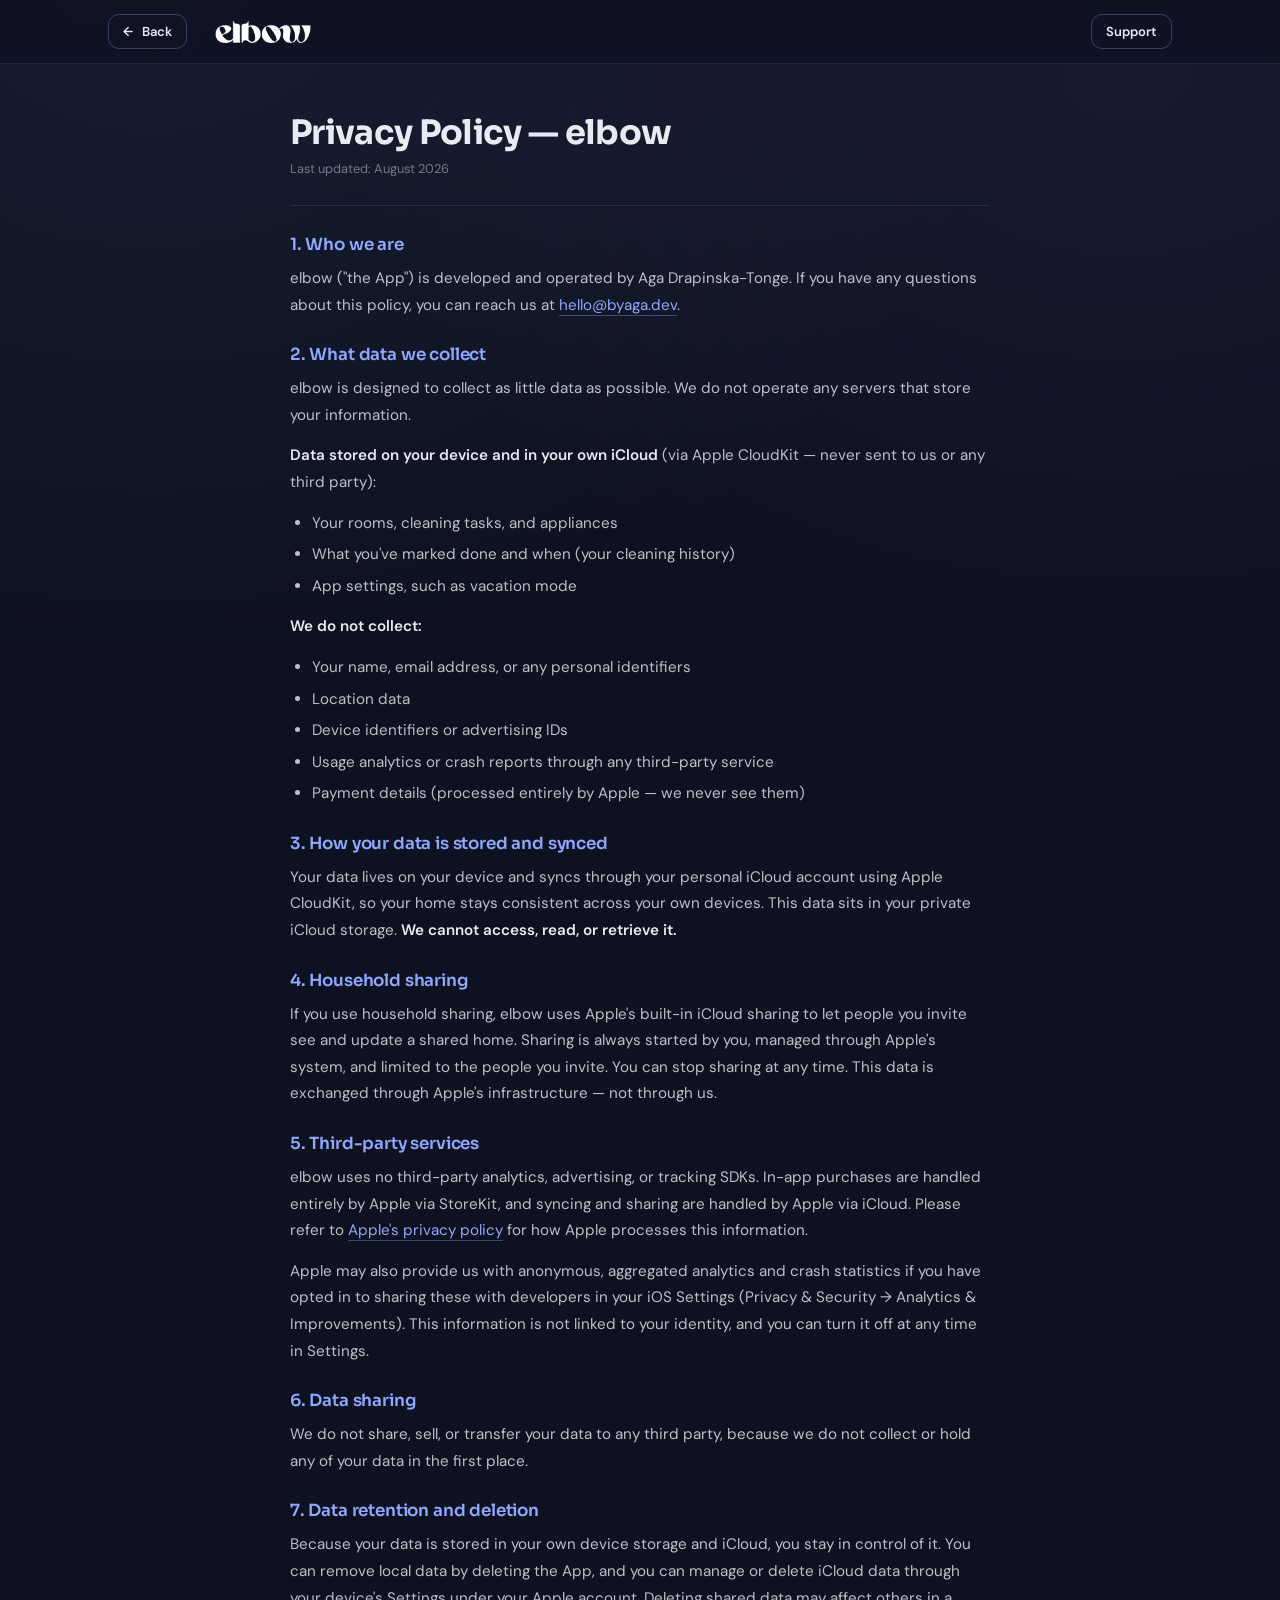
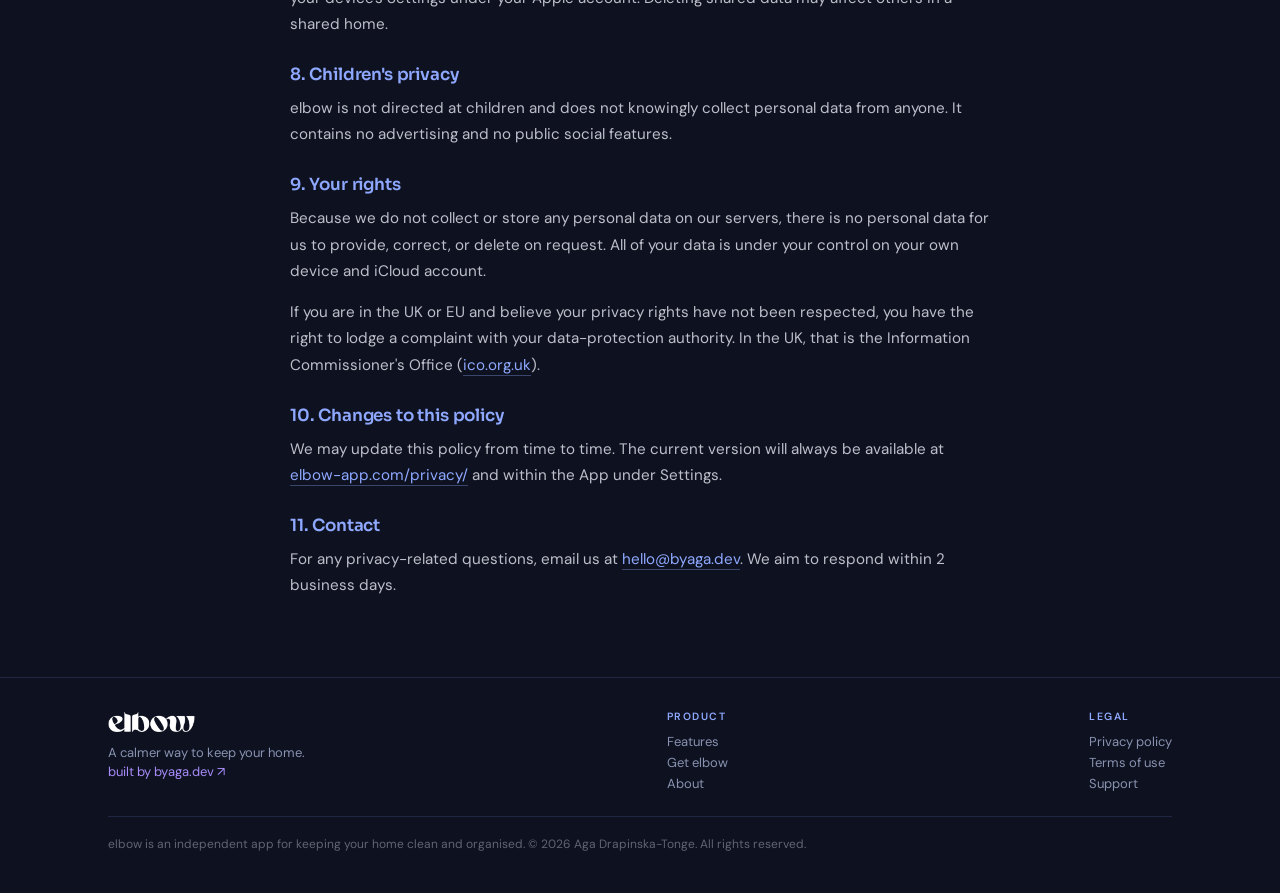
<file: privacy/index.html>
<!DOCTYPE html>
<html lang="en">
<head>
<meta charset="UTF-8">
<meta name="viewport" content="width=device-width, initial-scale=1.0">
<title>Privacy Policy — elbow</title>
<meta name="description" content="Privacy Policy for elbow by Aga Drapinska-Tonge. elbow collects no personal data — your home stays in your own iCloud.">
<link rel="canonical" href="https://elbow-app.com/privacy/">
<meta property="og:title" content="Privacy Policy — elbow">
<meta property="og:description" content="Privacy Policy for elbow. No accounts, no analytics — your data stays in your own iCloud.">
<meta property="og:url" content="https://elbow-app.com/privacy/">
<meta property="og:type" content="website">
<meta property="og:site_name" content="elbow">
<meta property="og:image" content="https://elbow-app.com/assets/og-image.png">
<meta name="twitter:card" content="summary_large_image">
<meta name="theme-color" content="#0E1220">
<link rel="icon" href="/favicon.ico" sizes="any">
<link rel="icon" type="image/png" sizes="32x32" href="/favicon-32x32.png">
<link rel="apple-touch-icon" sizes="180x180" href="/apple-touch-icon.png">
<link rel="preconnect" href="https://fonts.googleapis.com">
<link rel="preconnect" href="https://fonts.gstatic.com" crossorigin>
<link href="https://fonts.googleapis.com/css2?family=Sora:wght@400;600;700;800&family=DM+Sans:wght@300;400;500&display=swap" rel="stylesheet">
<link rel="stylesheet" href="/assets/site.css">
<style>
  *, *::before, *::after { box-sizing: border-box; margin: 0; padding: 0; }
  html { scroll-behavior: smooth; }
  body {
    font-family: 'DM Sans', sans-serif; background: var(--bg); color: var(--text);
    min-height: 100vh; display: flex; flex-direction: column;
    position: relative; overflow-x: hidden; -webkit-font-smoothing: antialiased;
  }
  body::before {
    content: ''; position: fixed; inset: 0; pointer-events: none; z-index: 0;
    background:
      radial-gradient(ellipse at 12% -5%, rgba(143,168,255,0.08) 0%, transparent 55%),
      radial-gradient(ellipse at 88% 8%, rgba(167,139,250,0.07) 0%, transparent 50%);
  }
</style>
</head>
<body>

<nav class="site-nav">
  <div class="site-nav-in">
    <a href="/" class="btn btn-ghost btn-sm"><span class="arrow">←</span> Back</a>
    <a href="/" class="logo"><img src="/assets/logo-wordmark.png" alt="elbow"></a>
    <div class="spacer"></div>
    <a href="/support/" class="btn btn-ghost btn-sm">Support</a>
  </div>
</nav>

<main class="page">
  <h1>Privacy Policy — elbow</h1>
  <span class="updated">Last updated: August 2026</span>
  <hr>

  <h2>1. Who we are</h2>
  <p>elbow ("the App") is developed and operated by Aga Drapinska-Tonge. If you have any questions about this policy, you can reach us at <a href="mailto:hello@byaga.dev">hello@byaga.dev</a>.</p>

  <h2>2. What data we collect</h2>
  <p>elbow is designed to collect as little data as possible. We do not operate any servers that store your information.</p>
  <p><strong>Data stored on your device and in your own iCloud</strong> (via Apple CloudKit — never sent to us or any third party):</p>
  <ul>
    <li>Your rooms, cleaning tasks, and appliances</li>
    <li>What you've marked done and when (your cleaning history)</li>
    <li>App settings, such as vacation mode</li>
  </ul>
  <p><strong>We do not collect:</strong></p>
  <ul>
    <li>Your name, email address, or any personal identifiers</li>
    <li>Location data</li>
    <li>Device identifiers or advertising IDs</li>
    <li>Usage analytics or crash reports through any third-party service</li>
    <li>Payment details (processed entirely by Apple — we never see them)</li>
  </ul>

  <h2>3. How your data is stored and synced</h2>
  <p>Your data lives on your device and syncs through your personal iCloud account using Apple CloudKit, so your home stays consistent across your own devices. This data sits in your private iCloud storage. <strong>We cannot access, read, or retrieve it.</strong></p>

  <h2>4. Household sharing</h2>
  <p>If you use household sharing, elbow uses Apple's built-in iCloud sharing to let people you invite see and update a shared home. Sharing is always started by you, managed through Apple's system, and limited to the people you invite. You can stop sharing at any time. This data is exchanged through Apple's infrastructure — not through us.</p>

  <h2>5. Third-party services</h2>
  <p>elbow uses no third-party analytics, advertising, or tracking SDKs. In-app purchases are handled entirely by Apple via StoreKit, and syncing and sharing are handled by Apple via iCloud. Please refer to <a href="https://www.apple.com/legal/privacy/">Apple's privacy policy</a> for how Apple processes this information.</p>
  <p>Apple may also provide us with anonymous, aggregated analytics and crash statistics if you have opted in to sharing these with developers in your iOS Settings (Privacy &amp; Security → Analytics &amp; Improvements). This information is not linked to your identity, and you can turn it off at any time in Settings.</p>

  <h2>6. Data sharing</h2>
  <p>We do not share, sell, or transfer your data to any third party, because we do not collect or hold any of your data in the first place.</p>

  <h2>7. Data retention and deletion</h2>
  <p>Because your data is stored in your own device storage and iCloud, you stay in control of it. You can remove local data by deleting the App, and you can manage or delete iCloud data through your device's Settings under your Apple account. Deleting shared data may affect others in a shared home.</p>

  <h2>8. Children's privacy</h2>
  <p>elbow is not directed at children and does not knowingly collect personal data from anyone. It contains no advertising and no public social features.</p>

  <h2>9. Your rights</h2>
  <p>Because we do not collect or store any personal data on our servers, there is no personal data for us to provide, correct, or delete on request. All of your data is under your control on your own device and iCloud account.</p>
  <p>If you are in the UK or EU and believe your privacy rights have not been respected, you have the right to lodge a complaint with your data-protection authority. In the UK, that is the Information Commissioner's Office (<a href="https://ico.org.uk">ico.org.uk</a>).</p>

  <h2>10. Changes to this policy</h2>
  <p>We may update this policy from time to time. The current version will always be available at <a href="https://elbow-app.com/privacy/">elbow-app.com/privacy/</a> and within the App under Settings.</p>

  <h2>11. Contact</h2>
  <p>For any privacy-related questions, email us at <a href="mailto:hello@byaga.dev">hello@byaga.dev</a>. We aim to respond within 2 business days.</p>
</main>

<footer class="site-footer">
  <div class="site-footer-in">
    <div class="fgrid">
      <div>
        <a href="/" class="flogo"><img src="/assets/logo-wordmark.png" alt="elbow"></a>
        <div class="built">A calmer way to keep your home.</div>
        <div class="built"><a href="https://byaga.dev" target="_blank" rel="noopener">built by byaga.dev ↗</a></div>
      </div>
      <div>
        <h5>Product</h5>
        <a href="/#features">Features</a>
        <a href="/#get">Get elbow</a>
        <a href="/about/">About</a>
      </div>
      <div>
        <h5>Legal</h5>
        <a href="/privacy/">Privacy policy</a>
        <a href="/terms/">Terms of use</a>
        <a href="/support/">Support</a>
      </div>
    </div>
    <p class="disc">elbow is an independent app for keeping your home clean and organised. © 2026 Aga Drapinska-Tonge. All rights reserved.</p>
  </div>
</footer>

</body>
</html>
</file>
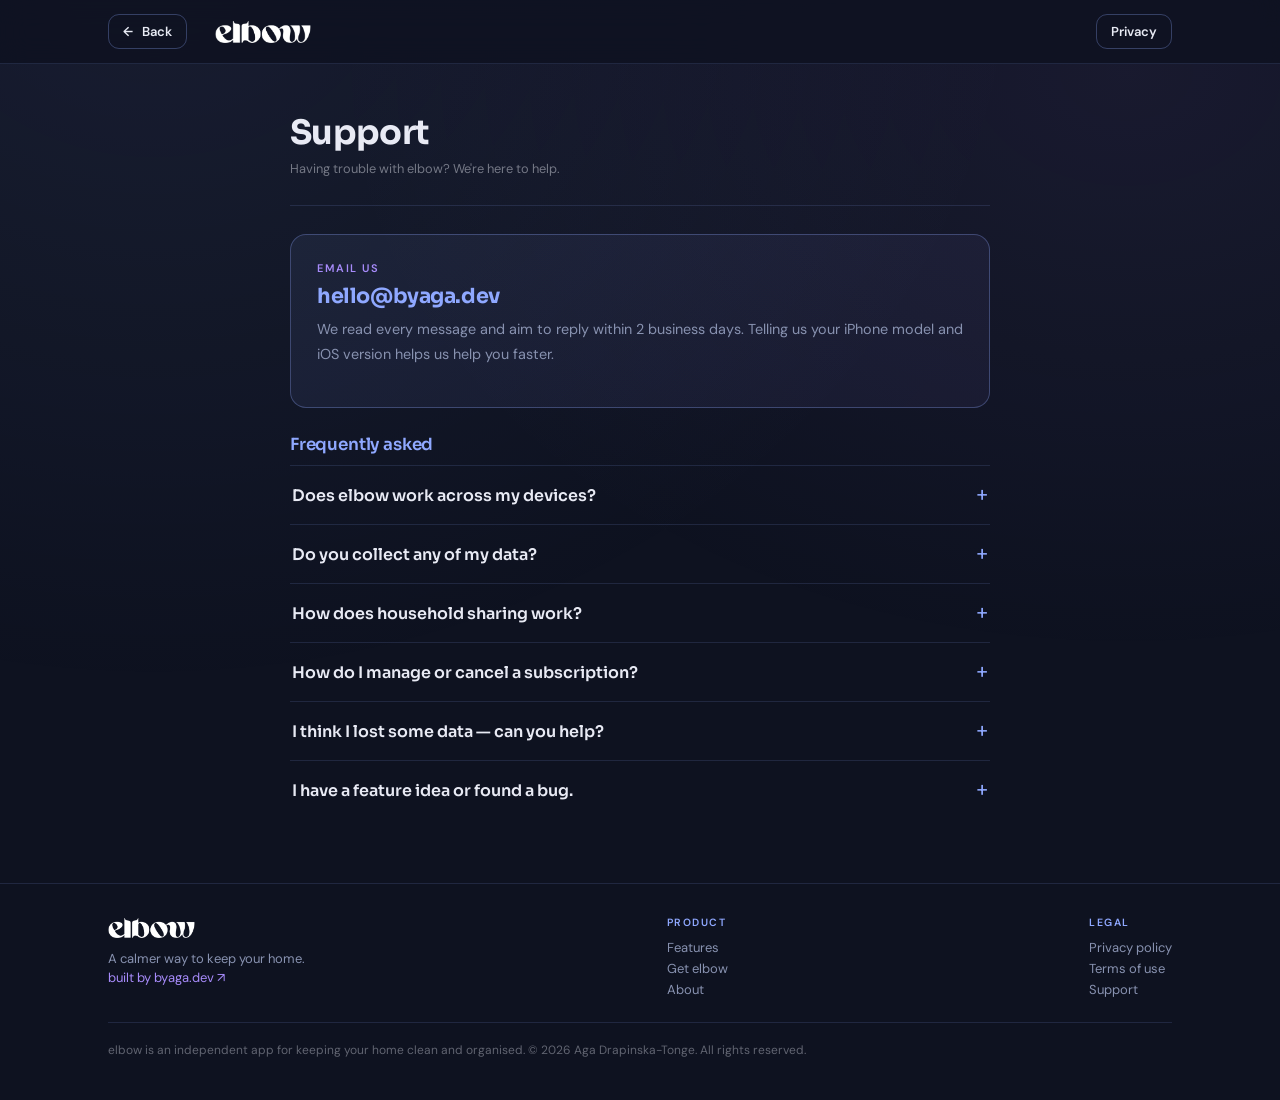
<file: support/index.html>
<!DOCTYPE html>
<html lang="en">
<head>
<meta charset="UTF-8">
<meta name="viewport" content="width=device-width, initial-scale=1.0">
<title>Support — elbow</title>
<meta name="description" content="Support for elbow. Having trouble with the app? We're here to help — email hello@byaga.dev.">
<link rel="canonical" href="https://elbow-app.com/support/">
<meta property="og:title" content="Support — elbow">
<meta property="og:description" content="Having trouble with elbow? We're here to help.">
<meta property="og:url" content="https://elbow-app.com/support/">
<meta property="og:type" content="website">
<meta property="og:site_name" content="elbow">
<meta property="og:image" content="https://elbow-app.com/assets/og-image.png">
<meta name="twitter:card" content="summary_large_image">
<meta name="theme-color" content="#0E1220">
<link rel="icon" href="/favicon.ico" sizes="any">
<link rel="icon" type="image/png" sizes="32x32" href="/favicon-32x32.png">
<link rel="apple-touch-icon" sizes="180x180" href="/apple-touch-icon.png">
<link rel="preconnect" href="https://fonts.googleapis.com">
<link rel="preconnect" href="https://fonts.gstatic.com" crossorigin>
<link href="https://fonts.googleapis.com/css2?family=Sora:wght@400;600;700;800&family=DM+Sans:wght@300;400;500&display=swap" rel="stylesheet">
<link rel="stylesheet" href="/assets/site.css">
<style>
  *, *::before, *::after { box-sizing: border-box; margin: 0; padding: 0; }
  html { scroll-behavior: smooth; }
  body {
    font-family: 'DM Sans', sans-serif; background: var(--bg); color: var(--text);
    min-height: 100vh; display: flex; flex-direction: column;
    position: relative; overflow-x: hidden; -webkit-font-smoothing: antialiased;
  }
  body::before {
    content: ''; position: fixed; inset: 0; pointer-events: none; z-index: 0;
    background:
      radial-gradient(ellipse at 12% -5%, rgba(143,168,255,0.08) 0%, transparent 55%),
      radial-gradient(ellipse at 88% 8%, rgba(167,139,250,0.07) 0%, transparent 50%);
  }
  .contact-card {
    background: linear-gradient(135deg, rgba(143,168,255,.08), rgba(167,139,250,.06));
    border: 1px solid var(--line-strong); border-radius: 16px;
    padding: 26px 26px; margin: 6px 0 24px;
  }
  .contact-card .lbl { font-size: 11px; letter-spacing: .14em; text-transform: uppercase; color: var(--lav); font-weight: 600; margin-bottom: 8px; }
  .contact-card a.email {
    font-family: 'Sora', sans-serif; font-size: 1.3rem; font-weight: 700; letter-spacing: -.02em;
    color: var(--peri); text-decoration: none; border: none;
  }
  .contact-card a.email:hover { color: var(--lav); }
  .contact-card .note { margin-top: 8px; color: var(--muted); font-size: .9rem; }
  details { border-top: 1px solid var(--line); padding: 16px 2px; }
  details summary {
    cursor: pointer; list-style: none; font-family: 'Sora', sans-serif; font-weight: 600;
    font-size: 1rem; color: var(--text); display: flex; justify-content: space-between; align-items: center; gap: 12px;
  }
  details summary::-webkit-details-marker { display: none; }
  details summary::after { content: '+'; color: var(--peri); font-size: 1.3rem; font-weight: 400; transition: transform .2s; }
  details[open] summary::after { transform: rotate(45deg); }
  details p { margin-top: 12px; margin-bottom: 0; }
</style>
</head>
<body>

<nav class="site-nav">
  <div class="site-nav-in">
    <a href="/" class="btn btn-ghost btn-sm"><span class="arrow">←</span> Back</a>
    <a href="/" class="logo"><img src="/assets/logo-wordmark.png" alt="elbow"></a>
    <div class="spacer"></div>
    <a href="/privacy/" class="btn btn-ghost btn-sm">Privacy</a>
  </div>
</nav>

<main class="page">
  <h1>Support</h1>
  <span class="updated">Having trouble with elbow? We're here to help.</span>
  <hr>

  <div class="contact-card">
    <div class="lbl">Email us</div>
    <a href="mailto:hello@byaga.dev" class="email">hello@byaga.dev</a>
    <p class="note">We read every message and aim to reply within 2 business days. Telling us your iPhone model and iOS version helps us help you faster.</p>
  </div>

  <h2>Frequently asked</h2>

  <details>
    <summary>Does elbow work across my devices?</summary>
    <p>Yes. elbow syncs through your personal iCloud account, so your rooms, tasks, and cleaning history stay up to date across your iPhones and iPad, as long as you're signed into the same Apple account with iCloud Drive enabled.</p>
  </details>

  <details>
    <summary>Do you collect any of my data?</summary>
    <p>No. elbow has no accounts, analytics, or trackers. Everything you enter lives on your device and in your own private iCloud — we can't see it. You can read the full details in our <a href="/privacy/">Privacy Policy</a>.</p>
  </details>

  <details>
    <summary>How does household sharing work?</summary>
    <p>Sharing uses Apple's built-in iCloud sharing. You invite the people you want, and everyone in the shared home sees the same tasks and what's been done. You can stop sharing at any time. Household sharing is a Pro feature.</p>
  </details>

  <details>
    <summary>How do I manage or cancel a subscription?</summary>
    <p>Subscriptions are handled by Apple. Open the Settings app on your iPhone, tap your name, then Subscriptions, and choose elbow to change or cancel. A lifetime purchase is one-time and never renews.</p>
  </details>

  <details>
    <summary>I think I lost some data — can you help?</summary>
    <p>Because your data lives in your own iCloud rather than on our servers, the first thing to check is that you're signed into the right Apple account with iCloud enabled. If something still looks wrong, email us at <a href="mailto:hello@byaga.dev">hello@byaga.dev</a> and we'll do our best to help.</p>
  </details>

  <details>
    <summary>I have a feature idea or found a bug.</summary>
    <p>We'd genuinely love to hear it. Drop us a note at <a href="mailto:hello@byaga.dev">hello@byaga.dev</a> — feedback from people using elbow shapes what we build next.</p>
  </details>
</main>

<footer class="site-footer">
  <div class="site-footer-in">
    <div class="fgrid">
      <div>
        <a href="/" class="flogo"><img src="/assets/logo-wordmark.png" alt="elbow"></a>
        <div class="built">A calmer way to keep your home.</div>
        <div class="built"><a href="https://byaga.dev" target="_blank" rel="noopener">built by byaga.dev ↗</a></div>
      </div>
      <div>
        <h5>Product</h5>
        <a href="/#features">Features</a>
        <a href="/#get">Get elbow</a>
        <a href="/about/">About</a>
      </div>
      <div>
        <h5>Legal</h5>
        <a href="/privacy/">Privacy policy</a>
        <a href="/terms/">Terms of use</a>
        <a href="/support/">Support</a>
      </div>
    </div>
    <p class="disc">elbow is an independent app for keeping your home clean and organised. © 2026 Aga Drapinska-Tonge. All rights reserved.</p>
  </div>
</footer>

</body>
</html>
</file>
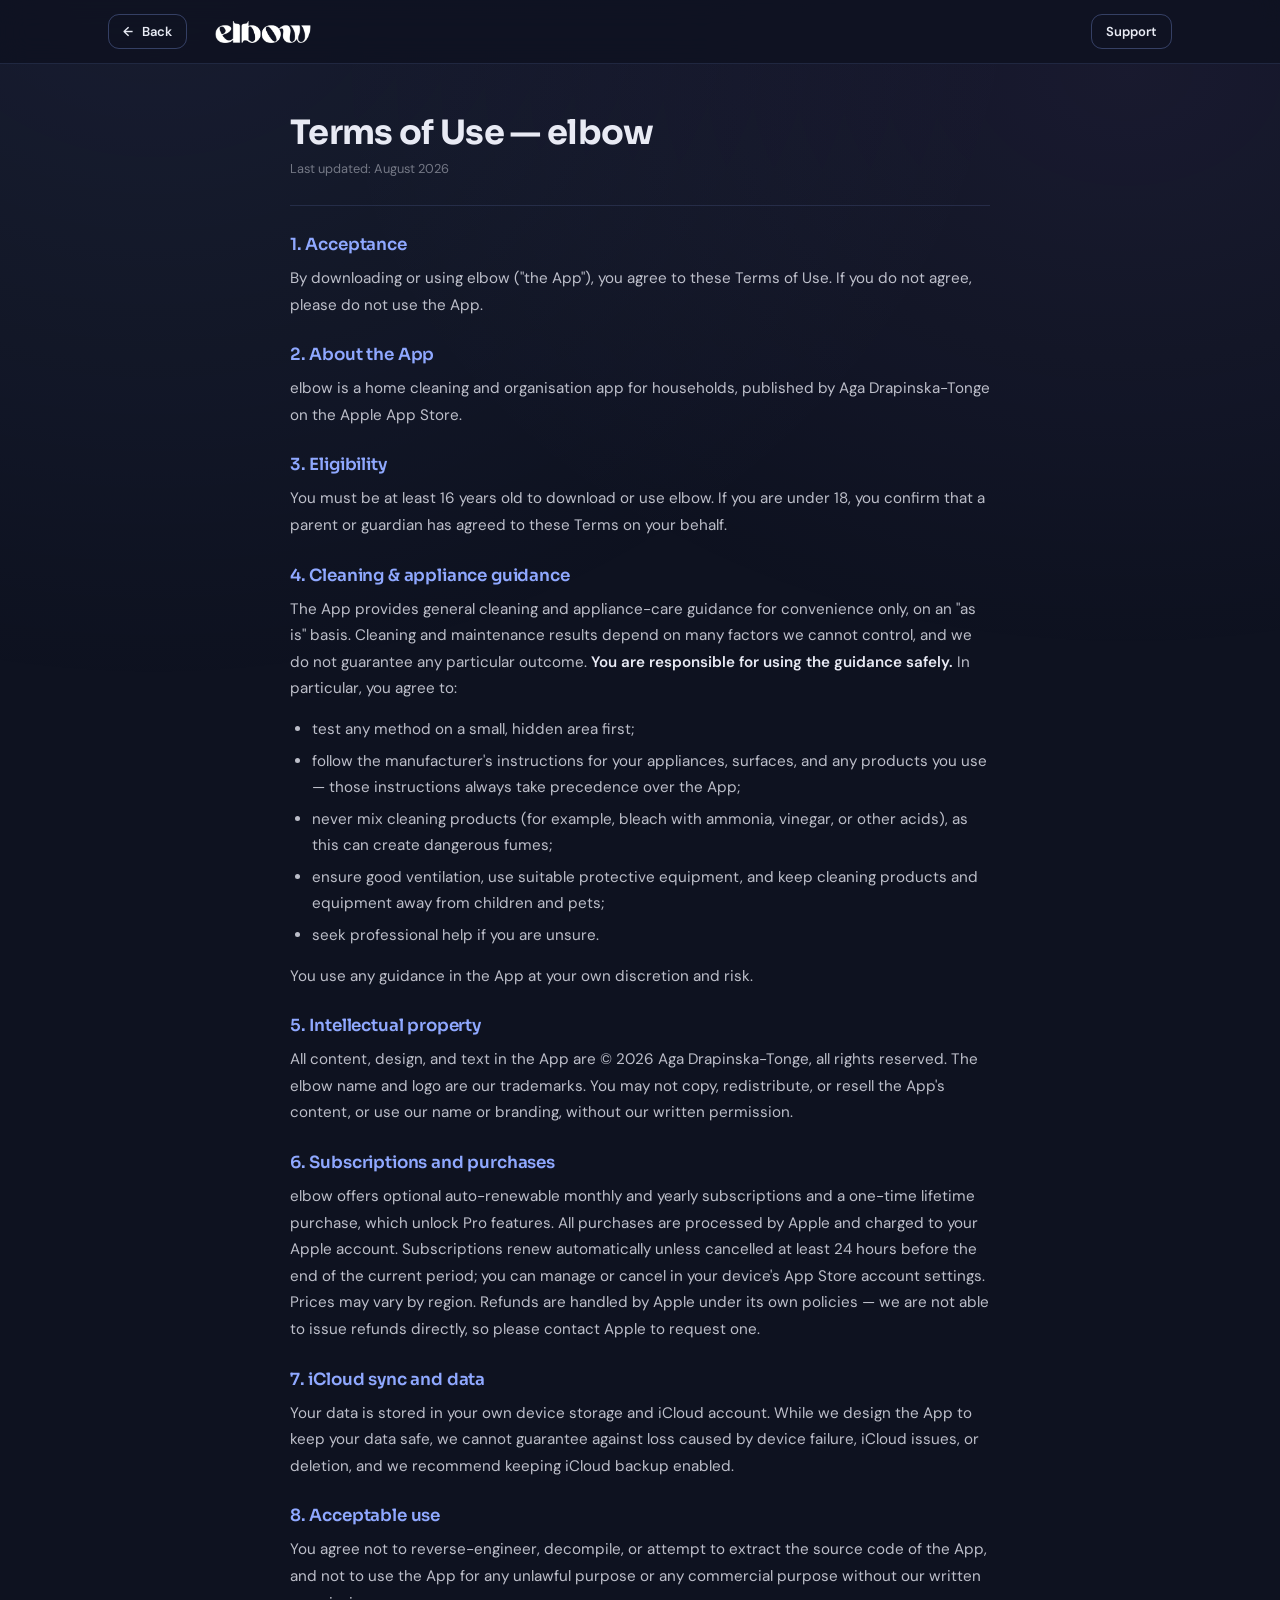
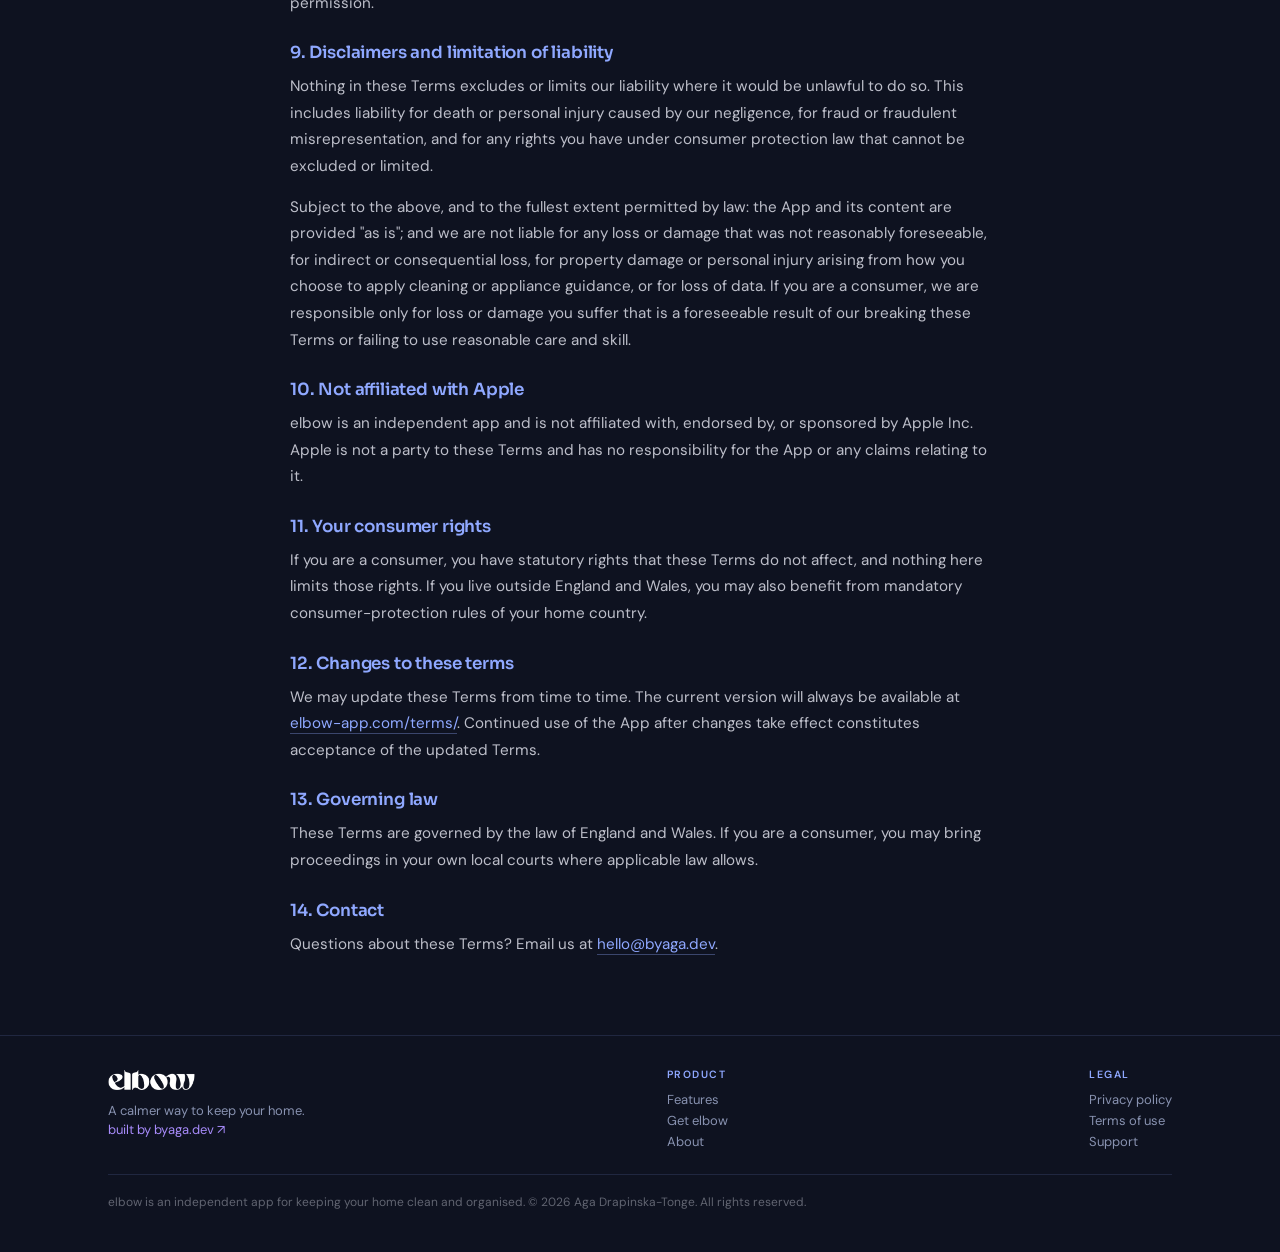
<file: terms/index.html>
<!DOCTYPE html>
<html lang="en">
<head>
<meta charset="UTF-8">
<meta name="viewport" content="width=device-width, initial-scale=1.0">
<title>Terms of Use — elbow</title>
<meta name="description" content="Terms of Use for elbow by Aga Drapinska-Tonge.">
<link rel="canonical" href="https://elbow-app.com/terms/">
<meta property="og:title" content="Terms of Use — elbow">
<meta property="og:description" content="Terms of Use for elbow.">
<meta property="og:url" content="https://elbow-app.com/terms/">
<meta property="og:type" content="website">
<meta property="og:site_name" content="elbow">
<meta property="og:image" content="https://elbow-app.com/assets/og-image.png">
<meta name="twitter:card" content="summary_large_image">
<meta name="theme-color" content="#0E1220">
<link rel="icon" href="/favicon.ico" sizes="any">
<link rel="icon" type="image/png" sizes="32x32" href="/favicon-32x32.png">
<link rel="apple-touch-icon" sizes="180x180" href="/apple-touch-icon.png">
<link rel="preconnect" href="https://fonts.googleapis.com">
<link rel="preconnect" href="https://fonts.gstatic.com" crossorigin>
<link href="https://fonts.googleapis.com/css2?family=Sora:wght@400;600;700;800&family=DM+Sans:wght@300;400;500&display=swap" rel="stylesheet">
<link rel="stylesheet" href="/assets/site.css">
<style>
  *, *::before, *::after { box-sizing: border-box; margin: 0; padding: 0; }
  html { scroll-behavior: smooth; }
  body {
    font-family: 'DM Sans', sans-serif; background: var(--bg); color: var(--text);
    min-height: 100vh; display: flex; flex-direction: column;
    position: relative; overflow-x: hidden; -webkit-font-smoothing: antialiased;
  }
  body::before {
    content: ''; position: fixed; inset: 0; pointer-events: none; z-index: 0;
    background:
      radial-gradient(ellipse at 12% -5%, rgba(143,168,255,0.08) 0%, transparent 55%),
      radial-gradient(ellipse at 88% 8%, rgba(167,139,250,0.07) 0%, transparent 50%);
  }
</style>
</head>
<body>

<nav class="site-nav">
  <div class="site-nav-in">
    <a href="/" class="btn btn-ghost btn-sm"><span class="arrow">←</span> Back</a>
    <a href="/" class="logo"><img src="/assets/logo-wordmark.png" alt="elbow"></a>
    <div class="spacer"></div>
    <a href="/support/" class="btn btn-ghost btn-sm">Support</a>
  </div>
</nav>

<main class="page">
  <h1>Terms of Use — elbow</h1>
  <span class="updated">Last updated: August 2026</span>
  <hr>

  <h2>1. Acceptance</h2>
  <p>By downloading or using elbow ("the App"), you agree to these Terms of Use. If you do not agree, please do not use the App.</p>

  <h2>2. About the App</h2>
  <p>elbow is a home cleaning and organisation app for households, published by Aga Drapinska-Tonge on the Apple App Store.</p>

  <h2>3. Eligibility</h2>
  <p>You must be at least 16 years old to download or use elbow. If you are under 18, you confirm that a parent or guardian has agreed to these Terms on your behalf.</p>

  <h2>4. Cleaning &amp; appliance guidance</h2>
  <p>The App provides general cleaning and appliance-care guidance for convenience only, on an "as is" basis. Cleaning and maintenance results depend on many factors we cannot control, and we do not guarantee any particular outcome. <strong>You are responsible for using the guidance safely.</strong> In particular, you agree to:</p>
  <ul>
    <li>test any method on a small, hidden area first;</li>
    <li>follow the manufacturer's instructions for your appliances, surfaces, and any products you use — those instructions always take precedence over the App;</li>
    <li>never mix cleaning products (for example, bleach with ammonia, vinegar, or other acids), as this can create dangerous fumes;</li>
    <li>ensure good ventilation, use suitable protective equipment, and keep cleaning products and equipment away from children and pets;</li>
    <li>seek professional help if you are unsure.</li>
  </ul>
  <p>You use any guidance in the App at your own discretion and risk.</p>

  <h2>5. Intellectual property</h2>
  <p>All content, design, and text in the App are © 2026 Aga Drapinska-Tonge, all rights reserved. The elbow name and logo are our trademarks. You may not copy, redistribute, or resell the App's content, or use our name or branding, without our written permission.</p>

  <h2>6. Subscriptions and purchases</h2>
  <p>elbow offers optional auto-renewable monthly and yearly subscriptions and a one-time lifetime purchase, which unlock Pro features. All purchases are processed by Apple and charged to your Apple account. Subscriptions renew automatically unless cancelled at least 24 hours before the end of the current period; you can manage or cancel in your device's App Store account settings. Prices may vary by region. Refunds are handled by Apple under its own policies — we are not able to issue refunds directly, so please contact Apple to request one.</p>

  <h2>7. iCloud sync and data</h2>
  <p>Your data is stored in your own device storage and iCloud account. While we design the App to keep your data safe, we cannot guarantee against loss caused by device failure, iCloud issues, or deletion, and we recommend keeping iCloud backup enabled.</p>

  <h2>8. Acceptable use</h2>
  <p>You agree not to reverse-engineer, decompile, or attempt to extract the source code of the App, and not to use the App for any unlawful purpose or any commercial purpose without our written permission.</p>

  <h2>9. Disclaimers and limitation of liability</h2>
  <p>Nothing in these Terms excludes or limits our liability where it would be unlawful to do so. This includes liability for death or personal injury caused by our negligence, for fraud or fraudulent misrepresentation, and for any rights you have under consumer protection law that cannot be excluded or limited.</p>
  <p>Subject to the above, and to the fullest extent permitted by law: the App and its content are provided "as is"; and we are not liable for any loss or damage that was not reasonably foreseeable, for indirect or consequential loss, for property damage or personal injury arising from how you choose to apply cleaning or appliance guidance, or for loss of data. If you are a consumer, we are responsible only for loss or damage you suffer that is a foreseeable result of our breaking these Terms or failing to use reasonable care and skill.</p>

  <h2>10. Not affiliated with Apple</h2>
  <p>elbow is an independent app and is not affiliated with, endorsed by, or sponsored by Apple Inc. Apple is not a party to these Terms and has no responsibility for the App or any claims relating to it.</p>

  <h2>11. Your consumer rights</h2>
  <p>If you are a consumer, you have statutory rights that these Terms do not affect, and nothing here limits those rights. If you live outside England and Wales, you may also benefit from mandatory consumer-protection rules of your home country.</p>

  <h2>12. Changes to these terms</h2>
  <p>We may update these Terms from time to time. The current version will always be available at <a href="https://elbow-app.com/terms/">elbow-app.com/terms/</a>. Continued use of the App after changes take effect constitutes acceptance of the updated Terms.</p>

  <h2>13. Governing law</h2>
  <p>These Terms are governed by the law of England and Wales. If you are a consumer, you may bring proceedings in your own local courts where applicable law allows.</p>

  <h2>14. Contact</h2>
  <p>Questions about these Terms? Email us at <a href="mailto:hello@byaga.dev">hello@byaga.dev</a>.</p>
</main>

<footer class="site-footer">
  <div class="site-footer-in">
    <div class="fgrid">
      <div>
        <a href="/" class="flogo"><img src="/assets/logo-wordmark.png" alt="elbow"></a>
        <div class="built">A calmer way to keep your home.</div>
        <div class="built"><a href="https://byaga.dev" target="_blank" rel="noopener">built by byaga.dev ↗</a></div>
      </div>
      <div>
        <h5>Product</h5>
        <a href="/#features">Features</a>
        <a href="/#get">Get elbow</a>
        <a href="/about/">About</a>
      </div>
      <div>
        <h5>Legal</h5>
        <a href="/privacy/">Privacy policy</a>
        <a href="/terms/">Terms of use</a>
        <a href="/support/">Support</a>
      </div>
    </div>
    <p class="disc">elbow is an independent app for keeping your home clean and organised. © 2026 Aga Drapinska-Tonge. All rights reserved.</p>
  </div>
</footer>

</body>
</html>
</file>
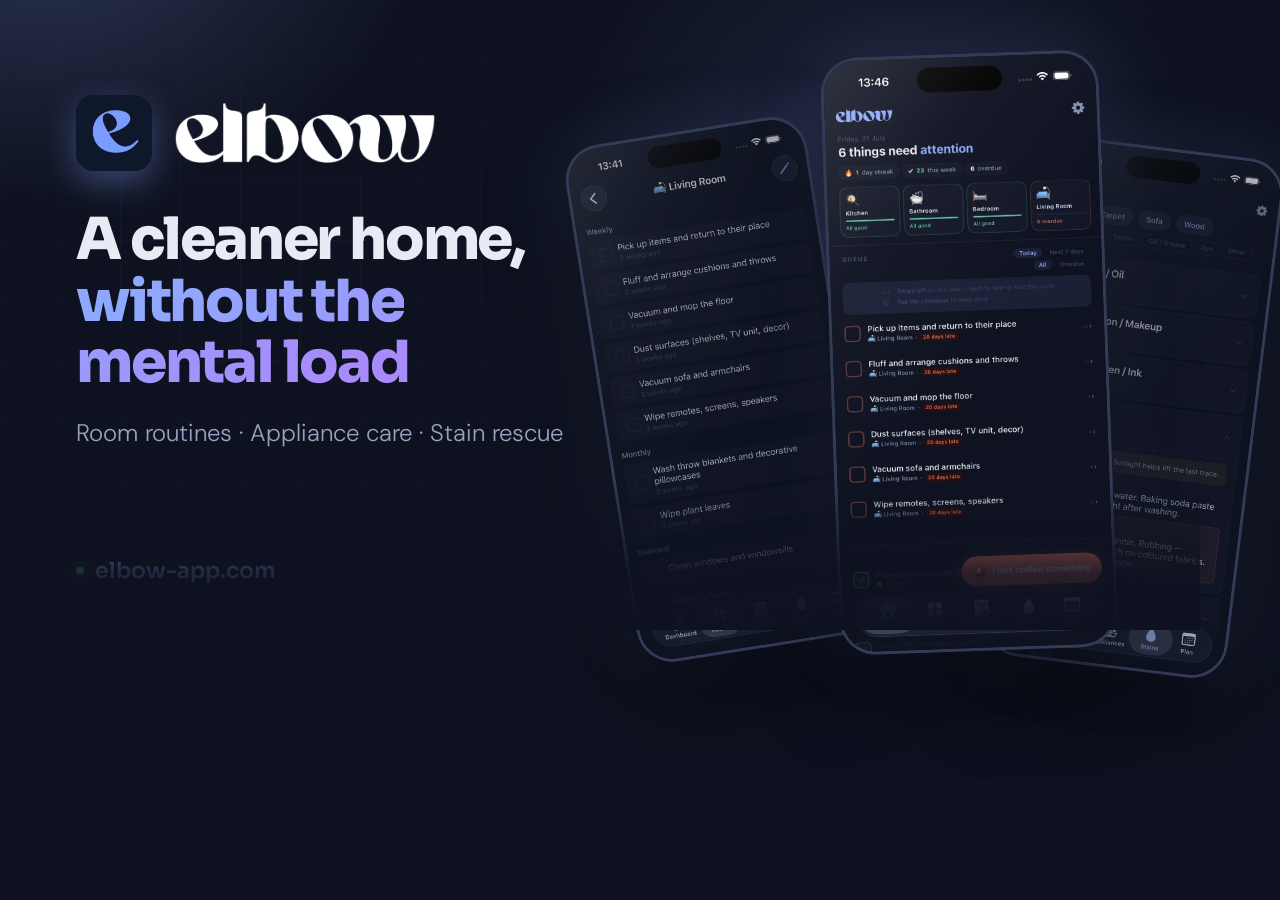
<file: assets/og-card-source.html>
<!DOCTYPE html>
<html lang="en">
<head>
<meta charset="UTF-8">
<!-- Source for assets/og-image.png — render at 1200x630.
     See README "Regenerating the share card" for the one-liner. -->
<link href="https://fonts.googleapis.com/css2?family=Sora:wght@300;400;600;700;800&family=DM+Sans:wght@300;400;500&display=swap" rel="stylesheet">
<style>
  * { margin: 0; padding: 0; box-sizing: border-box; }
  html, body { width: 1200px; height: 630px; }
  body {
    font-family: 'DM Sans', sans-serif;
    background: #0E1220; color: #E8EAF4;
    position: relative; overflow: hidden;
    display: flex; flex-direction: column; justify-content: center;
    padding: 0 76px 84px;
  }

  /* ambient wash */
  body::before {
    content: ''; position: absolute; inset: 0;
    background:
      radial-gradient(ellipse 620px 460px at 4% -12%, rgba(143,168,255,0.22) 0%, transparent 60%),
      radial-gradient(ellipse 700px 520px at 78% 118%, rgba(167,139,250,0.20) 0%, transparent 58%),
      radial-gradient(ellipse 520px 520px at 74% 30%, rgba(143,168,255,0.14) 0%, transparent 62%);
  }
  /* hairline grid, barely there — reads as "system", not decoration */
  body::after {
    content: ''; position: absolute; inset: 0;
    background-image:
      linear-gradient(rgba(143,168,255,.045) 1px, transparent 1px),
      linear-gradient(90deg, rgba(143,168,255,.045) 1px, transparent 1px);
    background-size: 60px 60px;
    mask-image: radial-gradient(ellipse 900px 620px at 20% 40%, #000 0%, transparent 72%);
    -webkit-mask-image: radial-gradient(ellipse 900px 620px at 20% 40%, #000 0%, transparent 72%);
  }

  .in { position: relative; z-index: 3; width: 560px; }

  .brand { display: flex; align-items: center; gap: 22px; margin-bottom: 38px; }
  .brand .appicon {
    width: 76px; height: 76px; border-radius: 18px;
    box-shadow: 0 12px 34px rgba(143,168,255,.34);
  }
  .brand .wm { height: 60px; width: auto; }

  h1 {
    font-family: 'Sora', sans-serif; font-weight: 800; font-size: 58px;
    line-height: 1.06; letter-spacing: -.038em; margin-bottom: 22px;
  }
  h1 .grad {
    background: linear-gradient(115deg, #8FA8FF 10%, #A78BFA 90%);
    -webkit-background-clip: text; background-clip: text; color: transparent;
  }
  .sub { font-size: 24px; font-weight: 300; color: #98A2C0; line-height: 1.45; }

  .url {
    position: absolute; z-index: 3; bottom: 46px; left: 76px;
    display: flex; align-items: center; gap: 11px;
    font-family: 'Sora', sans-serif; font-weight: 600; font-size: 22px; color: #8FA8FF;
  }
  .url .dot {
    width: 8px; height: 8px; border-radius: 50%;
    background: #5DCAA5; box-shadow: 0 0 12px rgba(93,202,165,.9);
  }

  /* ---- phone cluster ---- */
  .stage { position: absolute; inset: 0; z-index: 2; }
  .glow {
    position: absolute; left: 610px; top: 40px; width: 620px; height: 560px;
    background: radial-gradient(ellipse at center, rgba(143,168,255,.30) 0%, transparent 66%);
    filter: blur(14px);
  }
  .phone { position: absolute; border-radius: 36px; background: #05070E;
    border: 3px solid rgba(160,182,255,.30);
    box-shadow: 0 34px 80px rgba(0,0,0,.62), 0 0 70px rgba(143,168,255,.16);
  }
  .phone img { display: block; width: 100%; height: auto; border-radius: 33px; }
  /* glass sheen */
  .phone::after {
    content: ''; position: absolute; inset: 0; border-radius: 33px;
    background: linear-gradient(128deg, rgba(255,255,255,.14) 0%, rgba(255,255,255,.03) 26%, transparent 52%);
    pointer-events: none;
  }

  .p-left  { width: 244px; left: 600px;  top: 128px; transform: rotate(-9deg); z-index: 1; }
  .p-mid   { width: 278px; left: 830px;  top: 54px;  transform: rotate(-2deg); z-index: 3; }
  .p-right { width: 244px; left: 1012px; top: 146px; transform: rotate(7deg);  z-index: 2; }

  .p-left::before, .p-right::before {
    content: ''; position: absolute; inset: 0; border-radius: 33px; z-index: 2;
    background: rgba(14,18,32,.34);
  }

  /* bottom fade so the bleeding phones dissolve into the ground */
  .floor {
    position: absolute; left: 0; right: 0; bottom: 0; height: 150px; z-index: 4;
    background: linear-gradient(180deg, rgba(14,18,32,0) 0%, rgba(14,18,32,.86) 62%, #0E1220 100%);
  }
</style>
</head>
<body>

  <div class="stage">
    <div class="glow"></div>
    <div class="phone p-left"><img src="screen-rooms.webp" alt=""></div>
    <div class="phone p-right"><img src="screen-stains.webp" alt=""></div>
    <div class="phone p-mid"><img src="screen-dashboard.webp" alt=""></div>
  </div>
  <div class="floor"></div>

  <div class="in">
    <div class="brand">
      <img class="appicon" src="app-icon-1024.png" alt="">
      <img class="wm" src="logo-wordmark.png" alt="elbow">
    </div>
    <h1>A cleaner home,<br><span class="grad">without the<br>mental load</span></h1>
    <p class="sub">Room routines · Appliance care · Stain rescue</p>
  </div>

  <div class="url"><span class="dot"></span>elbow-app.com</div>

</body>
</html>
</file>
<file: assets/site.css>
/* elbow — shared nav + footer + base, used across landing and subpages.
   Palette lifted from the app's ElbowTheme (dark, periwinkle + lavender). */

:root {
  --bg:          #0E1220;
  --card:        #131728;
  --card-alt:    #1A1F35;
  --line:        rgba(143, 168, 255, .14);
  --line-strong: rgba(143, 168, 255, .30);
  --text:        #E8EAF4;
  --muted:       #8892B0;
  --faint:       rgba(232, 234, 244, .45);
  --peri:        #8FA8FF;   /* primary accent */
  --peri-dim:    #6E86D8;
  --lav:         #A78BFA;   /* secondary accent */
  --green:       #5DCAA5;
  --amber:       #E0953A;
  --site-maxw:   1120px;
}

/* NAV */
.site-nav {
  align-self: stretch;
  position: sticky; top: 0; z-index: 40;
  backdrop-filter: blur(14px);
  -webkit-backdrop-filter: blur(14px);
  background: rgba(14, 18, 32, .82);
  border-bottom: 1px solid var(--line);
  width: 100%;
}
.site-nav-in {
  max-width: var(--site-maxw);
  margin: 0 auto;
  padding: 14px 28px;
  display: flex; align-items: center; gap: 28px;
  position: relative;          /* anchors the mobile dropdown panel */
}
.site-nav .logo {
  font-family: 'Sora', sans-serif;
  font-size: 18px; font-weight: 700;
  letter-spacing: -.03em;
  color: var(--text);
  text-decoration: none; border: none;
  display: inline-flex; align-items: center; gap: 9px;
  transition: opacity .2s;
}
.site-nav .logo .mark {
  width: 22px; height: 22px; border-radius: 7px;
  background: linear-gradient(145deg, var(--peri), var(--lav));
  display: inline-block;
  box-shadow: 0 4px 14px rgba(143, 168, 255, .35);
}
.site-nav .logo:hover { opacity: .85; }
.site-nav .logo img { height: 22px; width: auto; display: block; }
.site-nav .spacer { flex: 1; }
.site-nav .btn {
  display: inline-flex; align-items: center; gap: 9px;
  font-weight: 600; font-size: 14px;
  padding: 11px 20px; border-radius: 11px;
  transition: .2s; border: 1px solid transparent;
  white-space: nowrap; text-decoration: none;
  font-family: inherit; cursor: pointer;
}
.site-nav .btn-accent {
  background: linear-gradient(180deg, var(--peri), var(--peri-dim));
  color: #0b1020;
  box-shadow: 0 6px 20px rgba(143, 168, 255, .28);
}
.site-nav .btn-accent:hover {
  transform: translateY(-1px);
  box-shadow: 0 9px 26px rgba(143, 168, 255, .40);
  color: #0b1020;
}
.site-nav .btn-ghost {
  border-color: var(--line-strong);
  color: var(--text); background: transparent;
}
.site-nav .btn-ghost:hover {
  border-color: var(--peri);
  background: rgba(143, 168, 255, .08);
  color: var(--peri);
}
.site-nav .btn-sm { padding: 8px 14px; font-size: 13px; }
.site-nav .btn-sm .arrow { display: inline-block; transition: transform .2s; }
.site-nav .btn-sm:hover .arrow { transform: translateX(-3px); }

/* FOOTER */
.site-footer {
  align-self: stretch;
  border-top: 1px solid var(--line);
  padding: 32px 0 40px;
  font-size: 13px; color: var(--muted);
  width: 100%; margin-top: auto;
}
.site-footer-in { max-width: var(--site-maxw); margin: 0 auto; padding: 0 28px; }
.site-footer .fgrid {
  display: flex; gap: 36px; flex-wrap: wrap;
  justify-content: space-between; margin-bottom: 22px;
}
.site-footer .fgrid a {
  display: block; padding: 2px 0;
  color: var(--muted); text-decoration: none; border: none;
}
.site-footer .fgrid a:hover { color: var(--peri); }
.site-footer .flogo {
  font-family: 'Sora', sans-serif;
  font-size: 17px; font-weight: 700; letter-spacing: -.03em;
  color: var(--text); margin-bottom: 10px;
  text-decoration: none; display: inline-flex; align-items: center; gap: 8px;
  border: none;
}
.site-footer .flogo .mark {
  width: 18px; height: 18px; border-radius: 6px;
  background: linear-gradient(145deg, var(--peri), var(--lav));
}
.site-footer .flogo img { height: 20px; width: auto; display: block; }
.site-footer h5 {
  font-size: 10.5px; letter-spacing: .15em; text-transform: uppercase;
  color: var(--peri); margin-bottom: 8px; font-weight: 600;
}
.site-footer .built { font-size: 13px; margin-top: 2px; }
.site-footer .built a { display: inline; padding: 0; color: var(--lav); border: none; }
.site-footer .built a:hover { color: var(--peri); }
.site-footer .disc {
  border-top: 1px solid var(--line); padding-top: 18px;
  font-size: 12px; line-height: 1.55; color: rgba(232, 234, 244, .38);
}

@media (max-width: 760px) {
  .site-nav-in { padding: 12px 20px; gap: 16px; }
  .site-footer-in { padding: 0 20px; }
}

/* ---------------------------------------------------------------------------
   MOBILE MENU — scoped to .site-nav.has-menu so the sub-pages (Back / logo /
   Support, which already fit) are untouched. Without this the landing nav
   measured ~455px at a 390px viewport and the "Get elbow" CTA was cut off.
   --------------------------------------------------------------------------- */
.site-nav .nav-links { display: flex; align-items: center; gap: 10px; }

.nav-toggle {
  display: none;
  width: 42px; height: 38px; padding: 0;
  align-items: center; justify-content: center;
  background: transparent; border: 1px solid var(--line-strong);
  border-radius: 11px; cursor: pointer; color: var(--text);
  transition: border-color .2s, background-color .2s;
}
.nav-toggle:hover { border-color: var(--peri); background: rgba(143, 168, 255, .08); }
.nav-toggle .bars { display: block; width: 18px; height: 12px; position: relative; }
.nav-toggle .bars i {
  position: absolute; left: 0; width: 100%; height: 2px; border-radius: 2px;
  background: currentColor; transition: transform .22s ease, opacity .16s ease;
}
.nav-toggle .bars i:nth-child(1) { top: 0; }
.nav-toggle .bars i:nth-child(2) { top: 5px; }
.nav-toggle .bars i:nth-child(3) { top: 10px; }
.nav-toggle[aria-expanded="true"] .bars i:nth-child(1) { transform: translateY(5px) rotate(45deg); }
.nav-toggle[aria-expanded="true"] .bars i:nth-child(2) { opacity: 0; }
.nav-toggle[aria-expanded="true"] .bars i:nth-child(3) { transform: translateY(-5px) rotate(-45deg); }

@media (max-width: 700px) {
  .site-nav.has-menu .nav-toggle { display: inline-flex; }

  .site-nav.has-menu .nav-links {
    position: absolute; top: 100%; left: 0; right: 0;
    flex-direction: column; align-items: stretch; gap: 8px;
    padding: 14px 20px 20px;
    /* Solid, not translucent: at 97% the hero heading still ghosted through
       behind the links. A menu panel has no reason to be see-through. */
    background: var(--bg);
    border-bottom: 1px solid var(--line);
    z-index: 1;
    box-shadow: 0 18px 40px rgba(0, 0, 0, .45);
    opacity: 0; visibility: hidden; transform: translateY(-8px);
    transition: opacity .2s ease, transform .2s ease, visibility .2s;
  }
  .site-nav.has-menu.is-open .nav-links { opacity: 1; visibility: visible; transform: none; }

  /* full-width rows in the panel, so nothing can overflow the way it did before */
  .site-nav.has-menu .nav-links .btn {
    justify-content: center; width: 100%;
    padding: 13px 18px; font-size: 15px;
  }
}

@media (prefers-reduced-motion: reduce) {
  .nav-toggle .bars i,
  .site-nav.has-menu .nav-links { transition: none; }
}

/* SUBPAGE (legal/support) shared layout */
main.page {
  position: relative; z-index: 1;
  width: 100%; max-width: 740px; margin: 0 auto;
  padding: 48px 20px 64px; flex: 1;
}
main.page h1 {
  font-family: 'Sora', sans-serif;
  font-size: clamp(1.5rem, 4vw, 2.1rem); font-weight: 700;
  color: var(--text); letter-spacing: -.02em; line-height: 1.25; margin-bottom: 6px;
}
main.page .updated { display: block; margin-bottom: 28px; color: var(--faint); font-size: .8rem; }
main.page hr { border: none; border-top: 1px solid var(--line); margin: 28px 0; }
main.page h2 {
  font-family: 'Sora', sans-serif; color: var(--peri);
  font-size: 1.05rem; font-weight: 600; margin: 26px 0 10px; letter-spacing: -.01em;
}
main.page p, main.page li { color: rgba(232, 234, 244, .80); font-size: .95rem; line-height: 1.75; }
main.page p { margin-bottom: 14px; }
main.page ul { margin-bottom: 14px; padding-left: 22px; }
main.page li { margin-bottom: 5px; }
main.page a { color: var(--peri); text-decoration: none; border-bottom: 1px solid rgba(143, 168, 255, .35); }
main.page a:hover { color: var(--lav); border-bottom-color: var(--lav); }
main.page strong { color: var(--text); font-weight: 600; }
main.page em { color: rgba(232, 234, 244, .92); }
@media (max-width: 600px) { main.page { padding: 32px 14px 48px; } }

main.page h1 .wm-inline { height: 0.72em; width: auto; vertical-align: -0.02em; margin: 0 .06em; }
</file>
